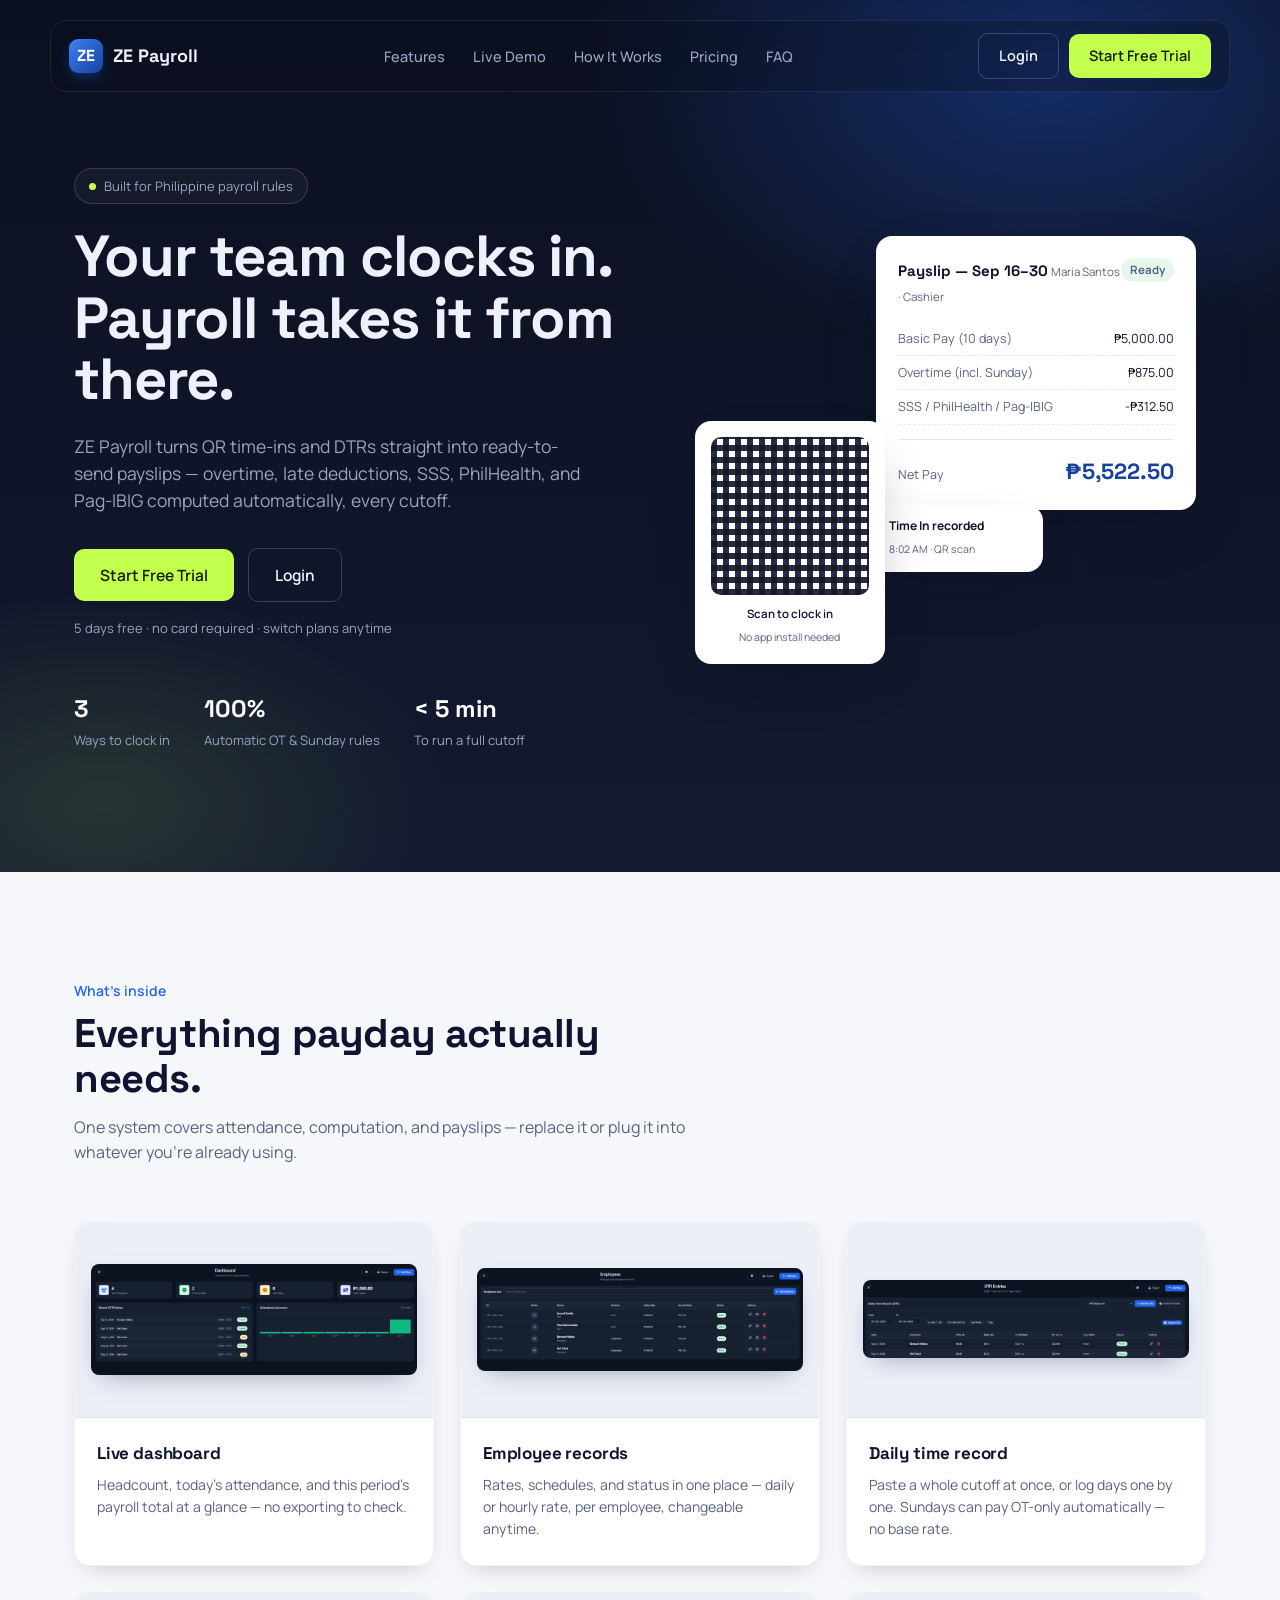
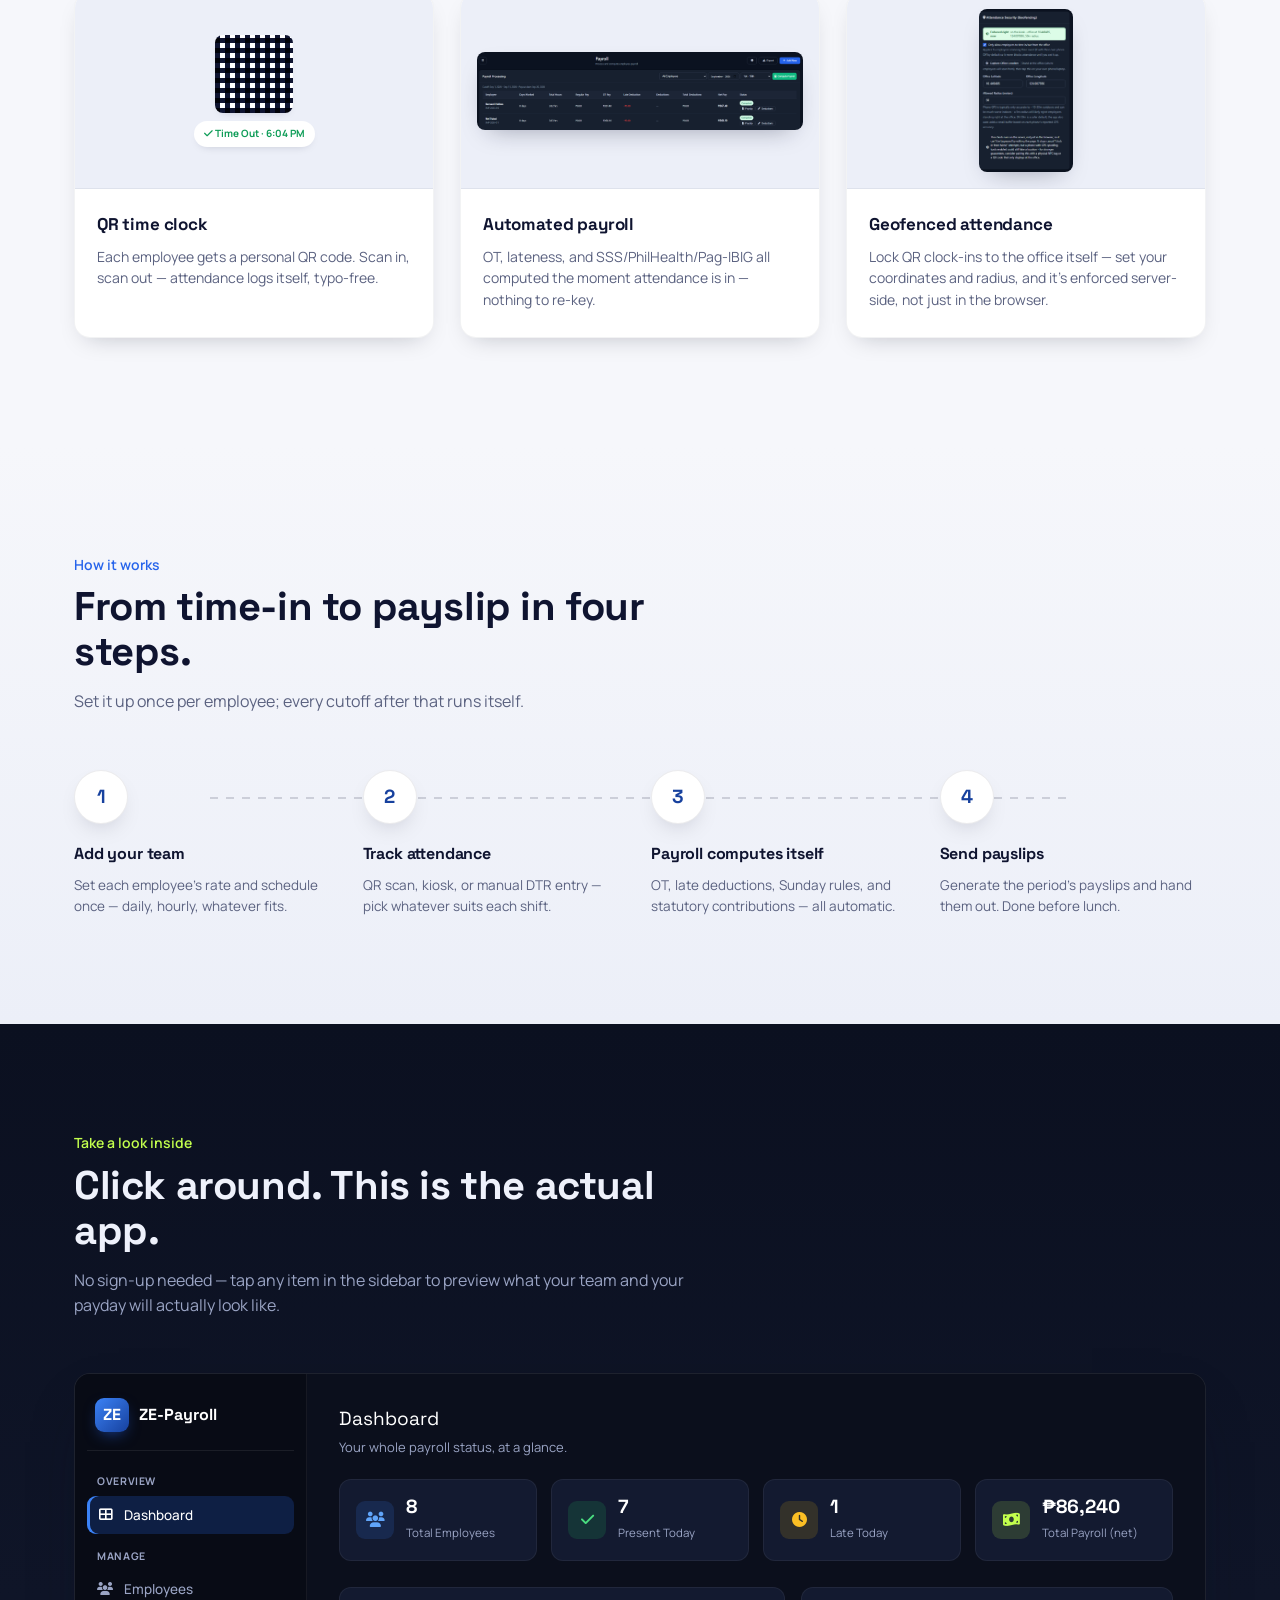
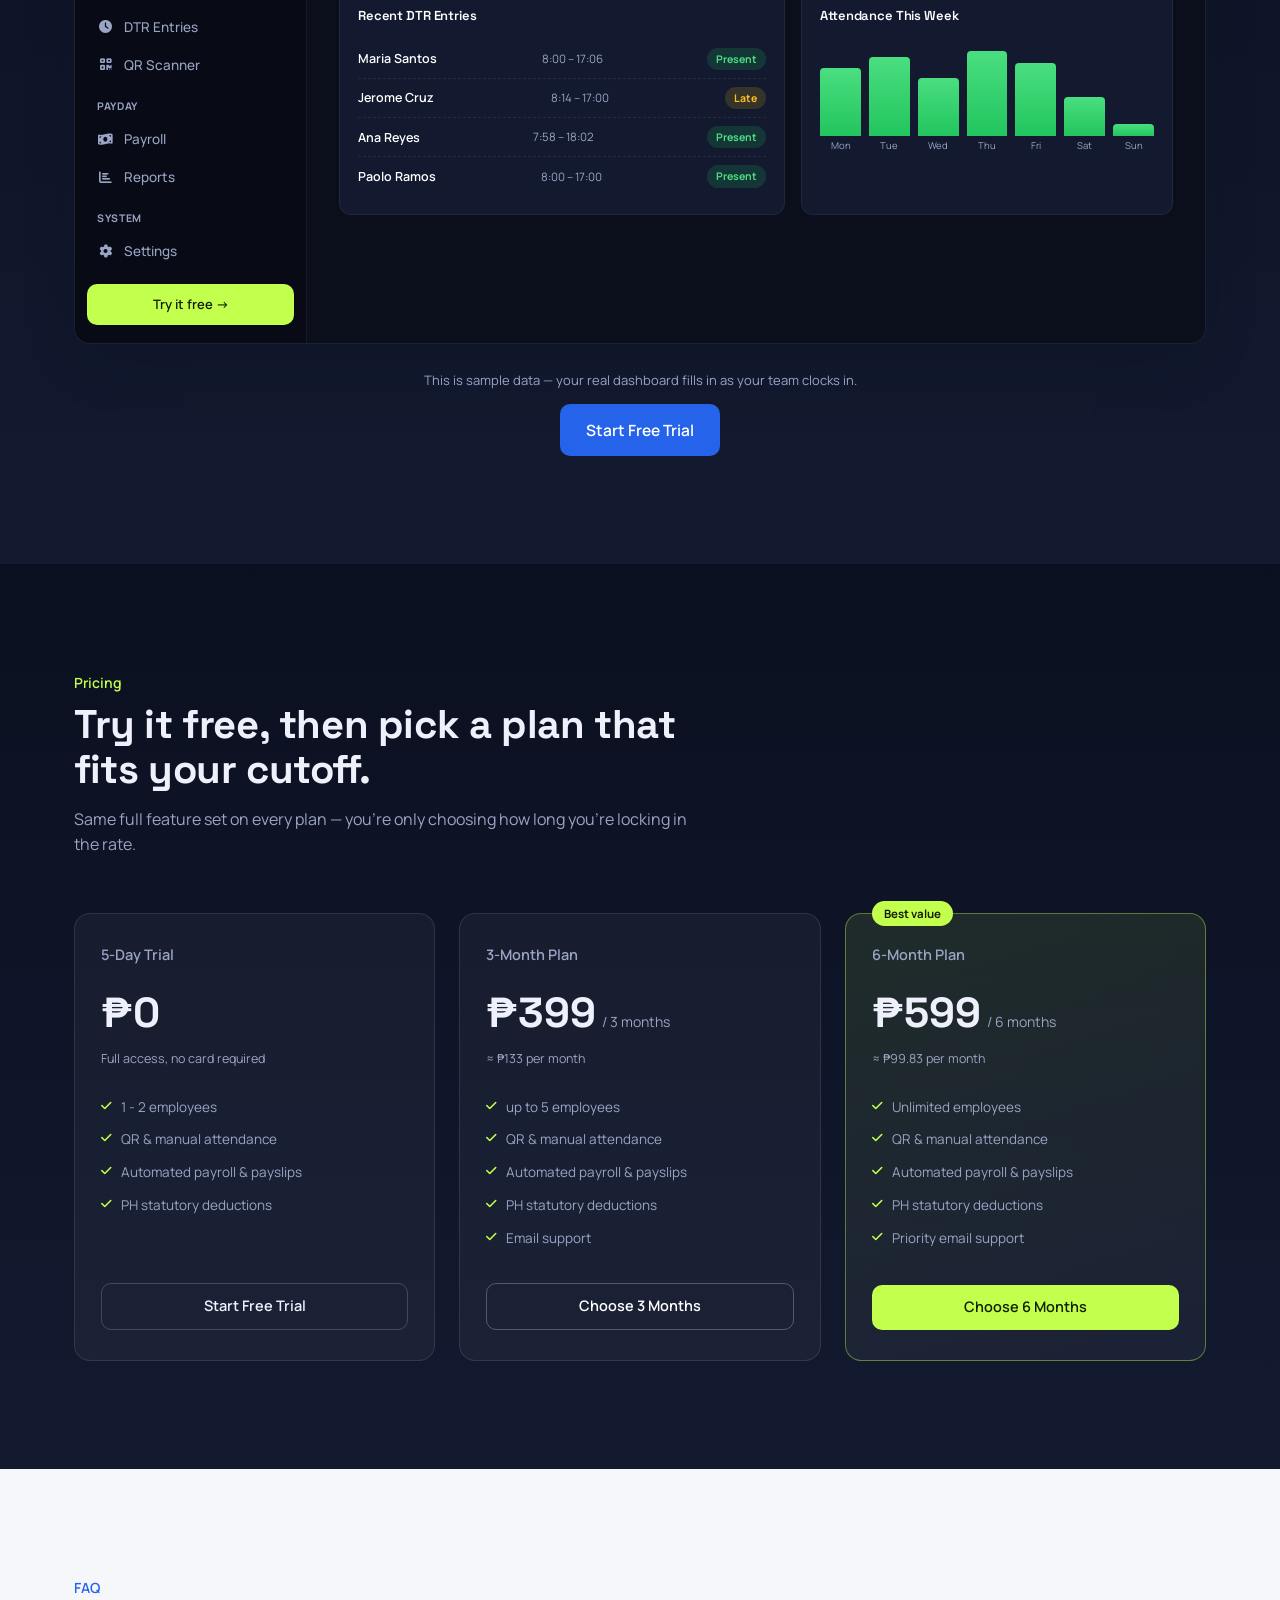
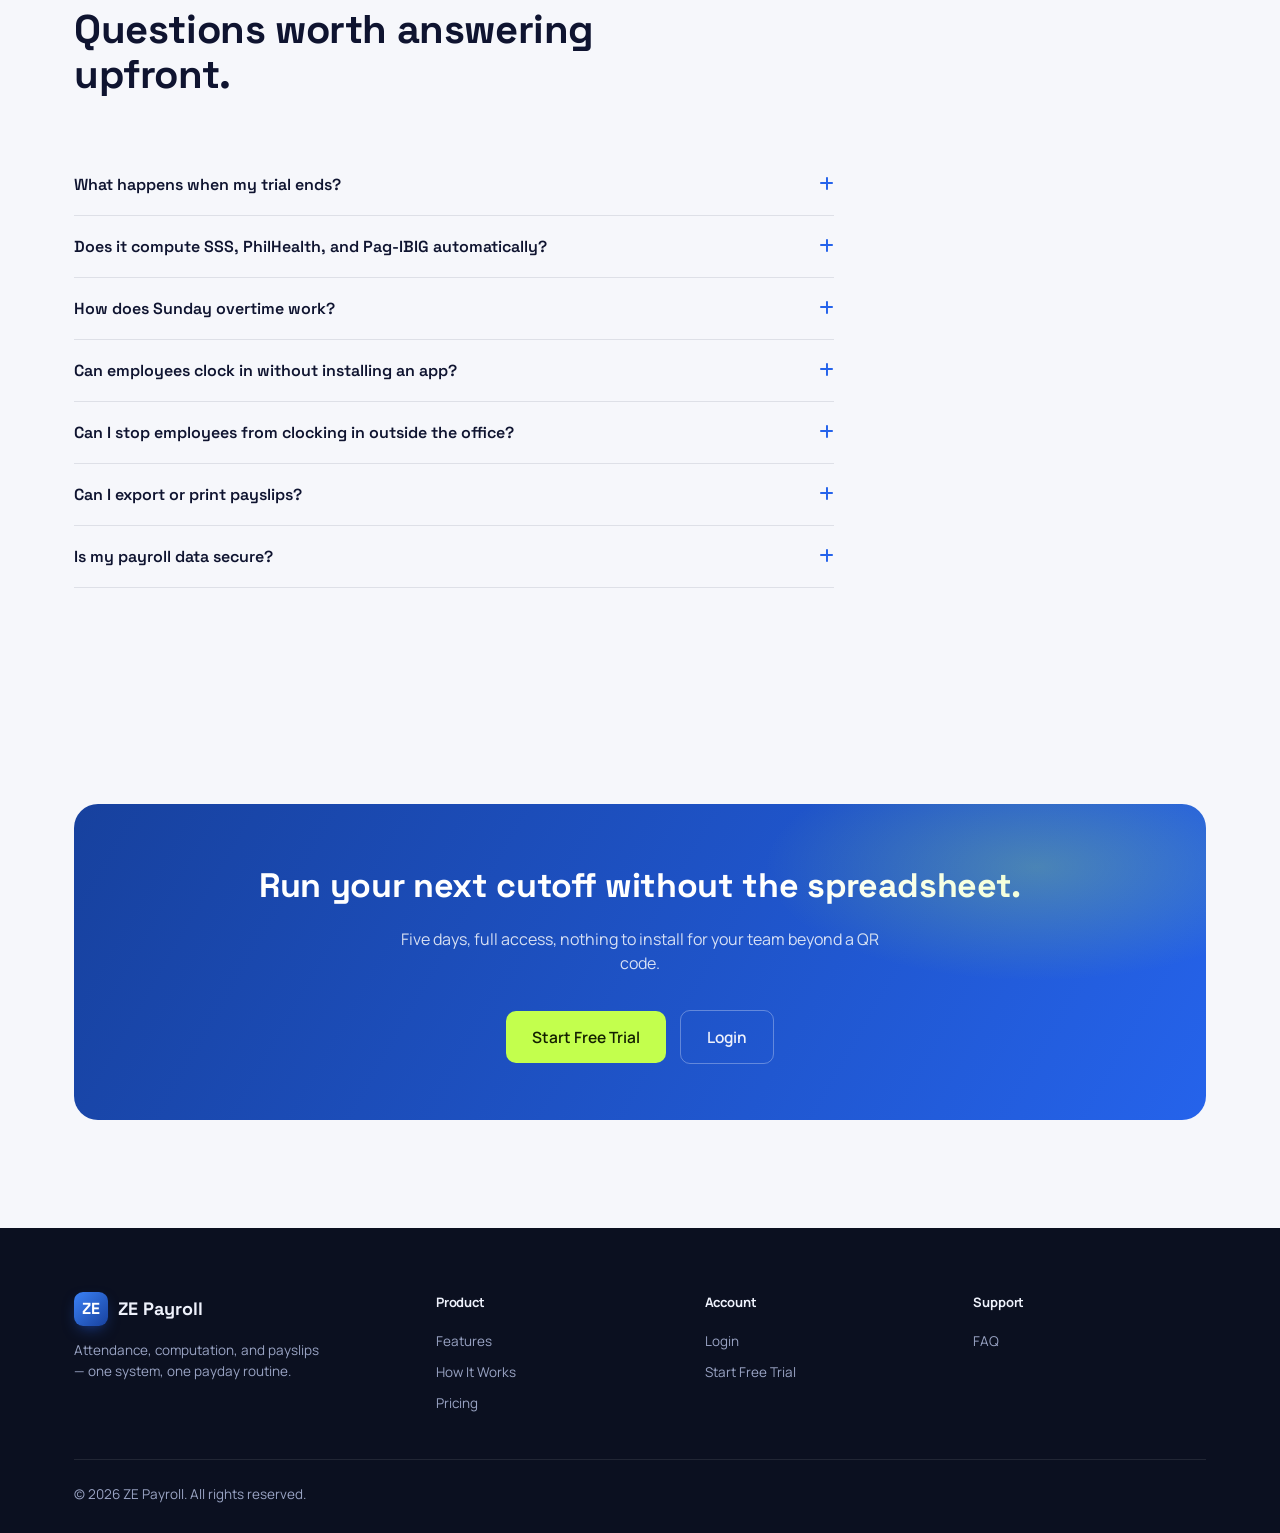
<file: index.html>
<!DOCTYPE html>
<html lang="en">
<head>
<meta charset="UTF-8">
<meta name="viewport" content="width=device-width, initial-scale=1.0">
<title>ZE Payroll — Attendance to Payslip, Automatically</title>
<meta name="description" content="ZE Payroll turns QR time-ins and DTRs into ready-to-send payslips, with PH statutory deductions and OT rules handled automatically.">
<link rel="preconnect" href="https://fonts.googleapis.com">
<link rel="preconnect" href="https://fonts.gstatic.com" crossorigin>
<link href="https://fonts.googleapis.com/css2?family=Space+Grotesk:wght@400;500;600;700&family=Manrope:wght@400;500;600;700;800&display=swap" rel="stylesheet">
<link rel="stylesheet" href="https://cdnjs.cloudflare.com/ajax/libs/font-awesome/6.4.0/css/all.min.css">
<style>
    :root{
        --ink:#0b1020;
        --ink-soft:#131a30;
        --ink-line:rgba(255,255,255,.09);
        --paper:#f6f7fb;
        --paper-dim:#eceff8;
        --card:#ffffff;
        --blue:#2563eb;
        --blue-deep:#17419e;
        --blue-bright:#3b82f6;
        --lime:#c3ff4d;
        --lime-deep:#8fd400;
        --on-dark:#eef1fb;
        --on-dark-dim:#9aa4c4;
        --on-light:#0f1430;
        --on-light-dim:#5b6280;
        --radius:16px;
        --radius-sm:10px;
        --shadow:0 24px 60px -24px rgba(11,16,32,.45);
        --shadow-sm:0 10px 24px -12px rgba(11,16,32,.25);
        --display:'Space Grotesk', sans-serif;
        --body:'Manrope', sans-serif;
    }
    *{box-sizing:border-box; margin:0; padding:0;}
    html{scroll-behavior:smooth;}
    body{
        font-family:var(--body);
        color:var(--on-light);
        background:var(--paper);
        line-height:1.55;
        -webkit-font-smoothing:antialiased;
    }
    img,svg{display:block; max-width:100%;}
    a{color:inherit; text-decoration:none;}
    ul{list-style:none;}
    button{font-family:inherit; cursor:pointer;}
    .wrap{max-width:1180px; margin:0 auto; padding:0 24px;}
    h1,h2,h3,h4{font-family:var(--display); letter-spacing:-0.01em;}
    ::selection{background:var(--lime); color:var(--ink);}

    /* ---------- focus visibility ---------- */
    a:focus-visible, button:focus-visible{
        outline:2px solid var(--blue-bright);
        outline-offset:3px;
        border-radius:6px;
    }

    /* reduced motion */
    @media (prefers-reduced-motion: reduce){
        *{animation-duration:.001ms !important; animation-iteration-count:1 !important; transition-duration:.001ms !important; scroll-behavior:auto !important;}
    }

    /* ============ NAVBAR ============ */
    .nav{
        position:fixed; top:0; left:0; right:0; z-index:200;
        padding:20px 0;
        transition:padding .35s ease, background .35s ease, box-shadow .35s ease;
    }
    .nav-inner{
        display:flex; align-items:center; justify-content:space-between; gap:20px;
        background:rgba(11,16,32,.32);
        border:1px solid rgba(255,255,255,.08);
        backdrop-filter:blur(14px);
        -webkit-backdrop-filter:blur(14px);
        border-radius:16px;
        padding:12px 18px;
        transition:background .35s ease, box-shadow .35s ease, border-color .35s ease, padding .35s ease;
    }
    .nav.scrolled{padding:12px 0;}
    .nav.scrolled .nav-inner{
        background:rgba(9,13,26,.82);
        box-shadow:0 14px 34px -18px rgba(0,0,0,.55);
        border-color:rgba(255,255,255,.12);
        padding:9px 18px;
    }
    .brand{display:flex; align-items:center; gap:10px; font-family:var(--display); font-weight:700; font-size:18px; color:var(--on-dark);}
    .brand-mark{
        width:34px; height:34px; border-radius:9px;
        background:linear-gradient(135deg, var(--blue-bright), var(--blue-deep));
        display:flex; align-items:center; justify-content:center;
        font-family:var(--display); font-weight:700; font-size:16px; color:#fff;
        box-shadow:0 6px 16px -6px rgba(37,99,235,.7);
    }
    .nav-links{display:flex; align-items:center; gap:28px;}
    .nav-links a{
        font-size:14.5px; font-weight:500; color:var(--on-dark-dim);
        transition:color .2s ease;
    }
    .nav-links a:hover{color:var(--on-dark);}
    .nav-actions{display:flex; align-items:center; gap:10px;}
    .nav-toggle{
        display:none; width:38px; height:38px; border-radius:9px; border:1px solid var(--ink-line);
        background:transparent; color:var(--on-dark); align-items:center; justify-content:center; font-size:16px;
    }

    /* ---------- buttons ---------- */
    .btn{
        display:inline-flex; align-items:center; justify-content:center; gap:8px;
        border:none; border-radius:10px; font-weight:600; font-size:14.5px;
        padding:11px 20px; white-space:nowrap; transition:transform .18s ease, box-shadow .18s ease, background .18s ease, color .18s ease;
    }
    .btn:active{transform:translateY(1px);}
    .btn-ghost{background:transparent; color:var(--on-dark); border:1px solid rgba(255,255,255,.18);}
    .btn-ghost:hover{background:rgba(255,255,255,.08);}
    .btn-lime{background:var(--lime); color:#132000;}
    .btn-lime:hover{background:var(--lime-deep); box-shadow:0 10px 24px -8px rgba(140,220,0,.55);}
    .btn-primary{background:var(--blue); color:#fff;}
    .btn-primary:hover{background:var(--blue-deep); box-shadow:0 10px 24px -8px rgba(37,99,235,.55);}
    .btn-outline-dark{background:transparent; color:var(--on-light); border:1px solid rgba(15,20,48,.16);}
    .btn-outline-dark:hover{background:rgba(15,20,48,.05);}
    .btn-block{width:100%;}
    .btn-lg{padding:14px 26px; font-size:15.5px;}

    /* ============ HERO ============ */
    .hero{
        position:relative; overflow:hidden;
        background:
            radial-gradient(60% 55% at 82% 8%, rgba(37,99,235,.35), transparent 60%),
            radial-gradient(45% 40% at 8% 92%, rgba(195,255,77,.12), transparent 60%),
            linear-gradient(180deg, var(--ink) 0%, var(--ink-soft) 100%);
        padding:168px 0 120px;
        color:var(--on-dark);
    }
    .hero-grid{
        display:grid; grid-template-columns:1.05fr .95fr; gap:56px; align-items:center;
    }
    .eyebrow-pill{
        display:inline-flex; align-items:center; gap:8px;
        border:1px solid rgba(255,255,255,.14); background:rgba(255,255,255,.04);
        border-radius:999px; padding:7px 14px; font-size:13px; color:var(--on-dark-dim); margin-bottom:22px;
    }
    .eyebrow-pill .dot{width:7px; height:7px; border-radius:50%; background:var(--lime); box-shadow:0 0 0 0 rgba(195,255,77,.6); animation:pulse-dot 2.2s ease-in-out infinite;}
    @keyframes pulse-dot{
        0%{box-shadow:0 0 0 0 rgba(195,255,77,.55);}
        70%{box-shadow:0 0 0 9px rgba(195,255,77,0);}
        100%{box-shadow:0 0 0 0 rgba(195,255,77,0);}
    }
    .hero h1{
        font-size:clamp(34px, 4.6vw, 58px); font-weight:700; line-height:1.06; letter-spacing:-0.02em;
        max-width:19ch;
    }
    .hero p.lead{
        margin-top:22px; font-size:17.5px; color:var(--on-dark-dim); max-width:46ch;
    }
    .hero-ctas{display:flex; align-items:center; gap:14px; margin-top:34px; flex-wrap:wrap;}
    .hero-note{margin-top:16px; font-size:13px; color:var(--on-dark-dim);}
    .hero-stats{display:flex; gap:34px; margin-top:52px; flex-wrap:wrap;}
    .hero-stat b{display:block; font-family:var(--display); font-size:24px; color:#fff;}
    .hero-stat span{font-size:13px; color:var(--on-dark-dim);}

    /* ---- floating payslip mock in hero ---- */
    .hero-visual{position:relative; height:460px;}
    .float-card{
        position:absolute; border-radius:var(--radius); background:var(--card);
        box-shadow:var(--shadow); color:var(--on-light); overflow:hidden;
    }
    .payslip-card{
        width:320px; right:10px; top:6px; padding:22px;
        animation:float-a 7s ease-in-out infinite;
    }
    .payslip-head{display:flex; justify-content:space-between; align-items:flex-start; margin-bottom:14px;}
    .payslip-head b{font-family:var(--display); font-size:15px;}
    .payslip-head span{font-size:11.5px; color:var(--on-light-dim);}
    .payslip-badge{background:#e8f7ee; color:#0f9d58; font-size:11px; font-weight:700; border-radius:999px; padding:3px 9px;}
    .payslip-row{display:flex; justify-content:space-between; font-size:12.5px; padding:7px 0; border-bottom:1px dashed rgba(15,20,48,.1);}
    .payslip-row span:first-child{color:var(--on-light-dim);}
    .payslip-net{display:flex; justify-content:space-between; align-items:baseline; margin-top:14px; padding-top:14px; border-top:1px solid rgba(15,20,48,.1);}
    .payslip-net span{font-size:12.5px; color:var(--on-light-dim);}
    .payslip-net b{font-family:var(--display); font-size:22px; color:var(--blue-deep);}

    .qr-card{
        width:190px; left:0; bottom:26px; padding:16px; text-align:center;
        animation:float-b 6s ease-in-out infinite;
    }
    .qr-card .qr-box{
        width:100%; aspect-ratio:1; border-radius:10px; margin-bottom:10px;
        background:
            repeating-linear-gradient(90deg, #0f1430 0 6px, transparent 6px 12px),
            repeating-linear-gradient(0deg, #0f1430 0 6px, transparent 6px 12px);
        background-blend-mode:multiply; background-color:#fff;
        opacity:.9;
    }
    .qr-card p{font-size:11.5px; font-weight:600;}
    .qr-card small{font-size:10.5px; color:var(--on-light-dim);}
    .scan-toast{
        position:absolute; left:150px; bottom:118px; width:198px; padding:12px 14px;
        display:flex; gap:10px; align-items:center; animation:float-c 5.5s ease-in-out infinite;
    }
    .scan-toast i{color:#0f9d58;}
    .scan-toast b{display:block; font-size:12px;}
    .scan-toast span{font-size:10.5px; color:var(--on-light-dim);}

    @keyframes float-a{0%,100%{transform:translateY(0px);}50%{transform:translateY(-14px);}}
    @keyframes float-b{0%,100%{transform:translateY(0px);}50%{transform:translateY(10px);}}
    @keyframes float-c{0%,100%{transform:translateY(0px);}50%{transform:translateY(-9px);}}

    /* ============ SECTION SCAFFOLDING ============ */
    section{padding:108px 0;}
    .section-head{max-width:640px; margin-bottom:56px;}
    .section-head .kicker{font-size:14px; font-weight:600; color:var(--blue);}
    .section-head h2{font-size:clamp(28px, 3.2vw, 40px); margin-top:10px; line-height:1.12;}
    .section-head p{margin-top:14px; font-size:16px; color:var(--on-light-dim);}
    .section-head.on-dark p{color:var(--on-dark-dim);}
    .section-head.on-dark .kicker{color:var(--lime);}

    /* ============ FEATURES ============ */
    .feat-grid{display:grid; grid-template-columns:repeat(3, 1fr); gap:26px;}
    .feat-card{
        background:var(--card); border-radius:var(--radius); box-shadow:var(--shadow-sm);
        overflow:hidden; display:flex; flex-direction:column;
        border:1px solid rgba(15,20,48,.05);
    }
    .feat-visual{
        height:196px; padding:16px; background:var(--paper-dim);
        display:flex; align-items:center; justify-content:center;
        border-bottom:1px solid rgba(15,20,48,.06);
        overflow:hidden;
    }
    .feat-visual img{
        max-width:100%; max-height:100%; width:auto; height:auto;
        object-fit:contain; border-radius:8px;
        box-shadow:0 10px 26px -12px rgba(15,20,48,.4);
    }
    .feat-body{padding:22px 22px 26px;}
    .feat-body h3{font-size:17px; margin-bottom:8px;}
    .feat-body p{font-size:14px; color:var(--on-light-dim);}

    /* mini-mockup: QR scan (no real screenshot yet for the kiosk flow) */
    .mock-qr{display:flex; flex-direction:column; align-items:center; gap:8px;}
    .mock-qr-box{width:78px; height:78px; border-radius:8px; background:#fff; box-shadow:0 4px 10px -6px rgba(15,20,48,.25);
        background-image:repeating-linear-gradient(90deg,#0f1430 0 5px, transparent 5px 10px), repeating-linear-gradient(0deg,#0f1430 0 5px, transparent 5px 10px);
        background-blend-mode:multiply; background-color:#fff;}
    .mock-qr-pill{font-size:10px; font-weight:700; background:#fff; padding:5px 10px; border-radius:999px; box-shadow:0 4px 10px -6px rgba(15,20,48,.25); color:#0f9d58;}

    /* ============ EXPLORE / COMMAND CENTER DEMO ============ */
    .explore-wrap{
        background:linear-gradient(180deg, var(--ink) 0%, var(--ink-soft) 100%); color:var(--on-dark);
    }
    .demo-shell{
        display:flex; border-radius:var(--radius); overflow:hidden; box-shadow:var(--shadow);
        border:1px solid rgba(255,255,255,.08); min-height:560px; background:#0b0f1c;
    }
    .demo-sidebar{
        width:232px; flex-shrink:0; background:#080b15; padding:18px 12px;
        border-right:1px solid rgba(255,255,255,.06);
        display:flex; flex-direction:column;
    }
    .demo-brand{
        display:flex; align-items:center; gap:10px; padding:6px 8px 18px; margin-bottom:8px;
        border-bottom:1px solid rgba(255,255,255,.08); color:#fff; font-weight:700; font-family:var(--display);
    }
    .demo-nav-label{font-size:10.5px; font-weight:700; letter-spacing:.06em; text-transform:uppercase; color:var(--on-dark-dim); padding:14px 10px 6px;}
    .demo-nav-item{
        display:flex; align-items:center; gap:11px; width:100%; text-align:left; padding:10px 10px;
        border:none; background:none; border-radius:9px; color:var(--on-dark-dim); font-size:13.5px; font-weight:500;
        cursor:pointer; transition:background .15s ease, color .15s ease;
    }
    .demo-nav-item i{width:16px; text-align:center; font-size:13px;}
    .demo-nav-item:hover{background:rgba(255,255,255,.05); color:#fff;}
    .demo-nav-item.active{background:rgba(37,99,235,.22); color:#fff; box-shadow:inset 3px 0 0 var(--blue-bright);}
    .demo-sidebar-foot{margin-top:auto; padding-top:14px;}
    .demo-panel-area{flex:1; padding:30px 32px; overflow:auto; background:#0b0f1c;}
    .demo-panel{display:none; animation:demo-fade .35s ease;}
    .demo-panel.active{display:block;}
    @keyframes demo-fade{from{opacity:0; transform:translateY(6px);} to{opacity:1; transform:translateY(0);}}
    .demo-panel-title{font-family:var(--display); font-size:19px; color:#fff; margin-bottom:3px;}
    .demo-panel-sub{font-size:13px; color:var(--on-dark-dim); margin-bottom:22px;}

    .demo-stat-grid{display:grid; grid-template-columns:repeat(4,1fr); gap:14px; margin-bottom:26px;}
    .demo-stat-card{background:#131a30; border:1px solid rgba(255,255,255,.06); border-radius:12px; padding:16px; display:flex; gap:12px; align-items:center;}
    .demo-stat-icon{width:38px; height:38px; border-radius:9px; display:flex; align-items:center; justify-content:center; font-size:15px; flex-shrink:0;}
    .demo-stat-card b{display:block; font-family:var(--display); font-size:19px; color:#fff; line-height:1.2;}
    .demo-stat-card span{font-size:11.5px; color:var(--on-dark-dim);}

    .demo-grid-2{display:grid; grid-template-columns:1.2fr 1fr; gap:16px;}
    .demo-card{background:#131a30; border:1px solid rgba(255,255,255,.06); border-radius:12px; padding:18px;}
    .demo-card h4{font-size:13px; color:#fff; margin-bottom:14px; font-weight:600;}
    .demo-list-row{display:flex; justify-content:space-between; align-items:center; padding:8px 0; border-bottom:1px dashed rgba(255,255,255,.07); font-size:12.5px;}
    .demo-list-row:last-child{border-bottom:none;}
    .demo-list-name{color:#fff; font-weight:600;}
    .demo-list-sub{color:var(--on-dark-dim); font-size:11.5px;}

    .demo-pill{font-size:10.5px; font-weight:700; padding:3px 9px; border-radius:999px;}
    .demo-pill.ok{background:rgba(34,197,94,.16); color:#4ade80;}
    .demo-pill.warn{background:rgba(234,179,8,.16); color:#fbbf24;}

    .demo-bars{display:flex; align-items:flex-end; gap:8px; height:96px; margin-top:6px;}
    .demo-bar{flex:1; background:linear-gradient(180deg,#4ade80,#22c55e); border-radius:4px 4px 0 0; position:relative;}
    .demo-bar span{position:absolute; bottom:-18px; left:0; right:0; text-align:center; font-size:9.5px; color:var(--on-dark-dim);}

    .demo-table{width:100%; border-collapse:collapse; font-size:12.5px;}
    .demo-table th{text-align:left; font-size:10.5px; text-transform:uppercase; letter-spacing:.04em; color:var(--on-dark-dim); padding:0 10px 10px; font-weight:600;}
    .demo-table td{padding:11px 10px; color:#fff; border-top:1px solid rgba(255,255,255,.06);}
    .demo-table tr:hover td{background:rgba(255,255,255,.02);}
    .demo-table td.dim{color:var(--on-dark-dim);}
    .demo-table td.num{text-align:right; font-variant-numeric:tabular-nums;}
    .demo-table th.num{text-align:right;}

    .demo-qr-row{display:flex; gap:28px; align-items:center; flex-wrap:wrap;}
    .demo-qr-box{
        width:150px; height:150px; border-radius:10px; background:#fff; padding:14px; flex-shrink:0;
        display:flex; align-items:center; justify-content:center;
    }
    .demo-qr-box .qr-mock{
        width:100%; height:100%; border-radius:4px;
        background:repeating-linear-gradient(90deg,#0f1430 0 7px, transparent 7px 14px), repeating-linear-gradient(0deg,#0f1430 0 7px, transparent 7px 14px);
        background-blend-mode:multiply; background-color:#fff;
    }
    .demo-scan-feed{flex:1; min-width:220px;}
    .demo-scan-item{display:flex; align-items:center; gap:10px; padding:9px 0; border-bottom:1px dashed rgba(255,255,255,.07); font-size:12.5px;}
    .demo-scan-item:last-child{border-bottom:none;}
    .demo-scan-item i{color:#4ade80;}

    .demo-settings-row{display:flex; justify-content:space-between; align-items:center; padding:13px 0; border-bottom:1px solid rgba(255,255,255,.06); font-size:13px;}
    .demo-settings-row:last-child{border-bottom:none;}
    .demo-settings-row .label{color:#fff; font-weight:500;}
    .demo-settings-row .desc{color:var(--on-dark-dim); font-size:11.5px; margin-top:2px;}
    .demo-toggle{width:38px; height:21px; border-radius:999px; background:#22c55e; position:relative; flex-shrink:0;}
    .demo-toggle::after{content:''; position:absolute; top:2px; right:2px; width:17px; height:17px; border-radius:50%; background:#fff;}
    .demo-toggle.off{background:rgba(255,255,255,.14);}
    .demo-toggle.off::after{right:auto; left:2px;}

    .demo-report-summary{background:#131a30; border:1px solid rgba(255,255,255,.06); border-radius:12px; padding:22px; max-width:460px;}
    .demo-report-row{display:flex; justify-content:space-between; padding:9px 0; font-size:13px; border-bottom:1px dashed rgba(255,255,255,.08);}
    .demo-report-row.total{border-bottom:none; border-top:1px solid rgba(255,255,255,.14); margin-top:4px; padding-top:14px; font-family:var(--display); font-size:16px; color:#fff;}
    .demo-report-row .lbl{color:var(--on-dark-dim);}
    .demo-report-row.total .lbl{color:#fff;}
    .demo-report-row .neg{color:#f87171;}

    .demo-cta{text-align:center; margin-top:26px;}
    .demo-cta p{color:var(--on-dark-dim); font-size:13px; margin-bottom:14px;}

    @media (max-width:860px){
        .demo-shell{flex-direction:column;}
        .demo-sidebar{width:100%; flex-direction:row; overflow-x:auto; gap:4px; padding:12px;}
        .demo-brand, .demo-nav-label, .demo-sidebar-foot{display:none;}
        .demo-nav-item{flex-shrink:0; white-space:nowrap;}
        .demo-stat-grid{grid-template-columns:repeat(2,1fr);}
        .demo-grid-2{grid-template-columns:1fr;}
        .demo-panel-area{padding:22px 18px;}
    }

    /* ============ HOW IT WORKS ============ */
    .how-wrap{
        background:linear-gradient(180deg, var(--paper) 0%, var(--paper-dim) 100%);
    }
    .how-steps{position:relative; display:grid; grid-template-columns:repeat(4,1fr); gap:22px;}
    .how-steps::before{
        content:''; position:absolute; top:27px; left:12%; right:12%; height:2px;
        background:repeating-linear-gradient(90deg, rgba(15,20,48,.16) 0 8px, transparent 8px 16px);
        z-index:0;
    }
    .how-step{position:relative; z-index:1;}
    .how-num{
        width:54px; height:54px; border-radius:50%; background:var(--card); border:1px solid rgba(15,20,48,.08);
        display:flex; align-items:center; justify-content:center; font-family:var(--display); font-weight:700; font-size:19px;
        color:var(--blue-deep); box-shadow:var(--shadow-sm); margin-bottom:18px;
    }
    .how-step h3{font-size:16px; margin-bottom:8px;}
    .how-step p{font-size:13.5px; color:var(--on-light-dim);}

    /* ============ PRICING ============ */
    .pricing-wrap{
        background:linear-gradient(180deg, var(--ink) 0%, var(--ink-soft) 100%); color:var(--on-dark);
    }
    .price-grid{display:grid; grid-template-columns:repeat(3,1fr); gap:24px; align-items:stretch;}
    .price-card{
        background:rgba(255,255,255,.04); border:1px solid rgba(255,255,255,.1); border-radius:var(--radius);
        padding:30px 26px; display:flex; flex-direction:column;
    }
    .price-card.featured{
        background:linear-gradient(165deg, rgba(195,255,77,.1), rgba(255,255,255,.04));
        border-color:rgba(195,255,77,.4);
        position:relative;
    }
    .price-tag{
        position:absolute; top:-13px; left:26px; background:var(--lime); color:#132000;
        font-size:11.5px; font-weight:700; padding:4px 12px; border-radius:999px;
    }
    .price-name{font-size:14.5px; font-weight:600; color:var(--on-dark-dim); margin-bottom:14px;}
    .price-amount{display:flex; align-items:baseline; gap:6px; margin-bottom:4px;}
    .price-amount b{font-family:var(--display); font-size:42px;}
    .price-amount span{font-size:14px; color:var(--on-dark-dim);}
    .price-sub{font-size:12.5px; color:var(--on-dark-dim); margin-bottom:22px;}
    .price-feats{margin-bottom:28px; flex:1;}
    .price-feats li{display:flex; gap:9px; align-items:flex-start; font-size:13.5px; padding:6px 0; color:var(--on-dark-dim);}
    .price-feats li i{color:var(--lime); margin-top:3px; font-size:12px;}

    /* ============ FAQ ============ */
    .faq-list{max-width:760px;}
    .faq-item{border-bottom:1px solid rgba(15,20,48,.1);}
    .faq-q{
        width:100%; background:none; border:none; text-align:left; padding:20px 0;
        display:flex; justify-content:space-between; align-items:center; gap:20px;
        font-family:var(--display); font-size:16px; font-weight:600; color:var(--on-light);
    }
    .faq-q i{transition:transform .25s ease; color:var(--blue); flex-shrink:0;}
    .faq-item.open .faq-q i{transform:rotate(45deg);}
    .faq-a{max-height:0; overflow:hidden; transition:max-height .3s ease;}
    .faq-a p{padding-bottom:20px; font-size:14.5px; color:var(--on-light-dim); max-width:64ch;}

    /* ============ FINAL CTA ============ */
    .cta-band{
        background:linear-gradient(120deg, var(--blue-deep), var(--blue));
        border-radius:24px; padding:56px; color:#fff; text-align:center;
        position:relative; overflow:hidden;
    }
    .cta-band::after{
        content:''; position:absolute; inset:0;
        background:radial-gradient(40% 60% at 85% 20%, rgba(195,255,77,.25), transparent 60%);
    }
    .cta-band h2{position:relative; font-size:clamp(24px,3vw,34px); margin-bottom:14px;}
    .cta-band p{position:relative; color:rgba(255,255,255,.82); margin-bottom:26px; max-width:50ch; margin-left:auto; margin-right:auto;}
    .cta-band .hero-ctas{position:relative; justify-content:center;}

    /* ============ FOOTER ============ */
    footer{background:var(--ink); color:var(--on-dark-dim); padding:64px 0 28px; font-size:13.5px;}
    .foot-grid{display:grid; grid-template-columns:1.4fr 1fr 1fr 1fr; gap:36px; padding-bottom:40px; border-bottom:1px solid var(--ink-line);}
    .foot-brand p{margin-top:14px; max-width:32ch;}
    .foot-col h4{font-family:var(--body); font-size:13px; color:var(--on-dark); margin-bottom:14px; font-weight:700;}
    .foot-col li{padding:5px 0;}
    .foot-col a:hover{color:var(--on-dark);}
    .foot-bottom{display:flex; justify-content:space-between; align-items:center; padding-top:24px; flex-wrap:wrap; gap:10px;}

    /* ============ RESPONSIVE ============ */
    @media (max-width:960px){
        .hero-grid{grid-template-columns:1fr;}
        .hero-visual{height:380px; max-width:460px; margin:0 auto;}
        .feat-grid{grid-template-columns:repeat(2,1fr);}
        .how-steps{grid-template-columns:repeat(2,1fr); row-gap:34px;}
        .how-steps::before{display:none;}
        .price-grid{grid-template-columns:1fr; max-width:420px; margin:0 auto;}
        .foot-grid{grid-template-columns:1fr 1fr;}
    }
    @media (max-width:720px){
        .nav-links{
            position:fixed; top:82px; left:16px; right:16px;
            background:rgba(9,13,26,.97); border:1px solid rgba(255,255,255,.1);
            border-radius:14px; padding:10px 6px; flex-direction:column; align-items:stretch; gap:0;
            transform:translateY(-14px); opacity:0; visibility:hidden; pointer-events:none;
            transition:all .25s ease;
        }
        .nav-links.open{transform:translateY(0); opacity:1; visibility:visible; pointer-events:auto;}
        .nav-links a{padding:13px 14px; border-radius:8px;}
        .nav-links a:hover{background:rgba(255,255,255,.06);}
        .nav-actions .btn-ghost{display:none;}
        .nav-toggle{display:flex;}
        .feat-grid{grid-template-columns:1fr;}
        .how-steps{grid-template-columns:1fr;}
        .foot-grid{grid-template-columns:1fr; gap:26px;}
        .cta-band{padding:40px 24px;}
        section{padding:76px 0;}
    }
</style>
</head>
<body>

<!-- ============ NAVBAR ============ -->
<nav class="nav" id="siteNav">
    <div class="wrap nav-inner">
        <a href="#top" class="brand">
            <span class="brand-mark">ZE</span>
            ZE Payroll
        </a>
        <ul class="nav-links" id="navLinks">
            <li><a href="#features">Features</a></li>
            <li><a href="#explore">Live Demo</a></li>
            <li><a href="#how-it-works">How It Works</a></li>
            <li><a href="#pricing">Pricing</a></li>
            <li><a href="#faq">FAQ</a></li>
        </ul>
        <div class="nav-actions">
            <a href="app.html" class="btn btn-ghost">Login</a>
            <a href="register.html?plan=trial" class="btn btn-lime">Start Free Trial</a>
            <button class="nav-toggle" id="navToggle" aria-label="Toggle menu" aria-expanded="false">
                <i class="fas fa-bars"></i>
            </button>
        </div>
    </div>
</nav>

<!-- ============ HERO ============ -->
<header class="hero" id="top">
    <div class="wrap hero-grid">
        <div>
            <div class="eyebrow-pill"><span class="dot"></span> Built for Philippine payroll rules</div>
            <h1>Your team clocks in. Payroll takes it from there.</h1>
            <p class="lead">ZE Payroll turns QR time-ins and DTRs straight into ready-to-send payslips — overtime, late deductions, SSS, PhilHealth, and Pag-IBIG computed automatically, every cutoff.</p>
            <div class="hero-ctas">
                <a href="register.html?plan=trial" class="btn btn-lime btn-lg">Start Free Trial</a>
                <a href="app.html" class="btn btn-ghost btn-lg">Login</a>
            </div>
            <p class="hero-note">5 days free · no card required · switch plans anytime</p>
            <div class="hero-stats">
                <div class="hero-stat"><b>3</b><span>Ways to clock in</span></div>
                <div class="hero-stat"><b>100%</b><span>Automatic OT & Sunday rules</span></div>
                <div class="hero-stat"><b>&lt; 5 min</b><span>To run a full cutoff</span></div>
            </div>
        </div>

        <div class="hero-visual" aria-hidden="true">
            <div class="float-card payslip-card">
                <div class="payslip-head">
                    <div>
                        <b>Payslip — Sep 16–30</b>
                        <span>Maria Santos · Cashier</span>
                    </div>
                    <span class="payslip-badge">Ready</span>
                </div>
                <div class="payslip-row"><span>Basic Pay (10 days)</span><span>₱5,000.00</span></div>
                <div class="payslip-row"><span>Overtime (incl. Sunday)</span><span>₱875.00</span></div>
                <div class="payslip-row"><span>SSS / PhilHealth / Pag-IBIG</span><span>-₱312.50</span></div>
                <div class="payslip-net">
                    <span>Net Pay</span>
                    <b id="netPayCounter">₱0.00</b>
                </div>
            </div>
            <div class="float-card scan-toast">
                <i class="fas fa-circle-check fa-lg"></i>
                <div>
                    <b>Time In recorded</b>
                    <span>8:02 AM · QR scan</span>
                </div>
            </div>
            <div class="float-card qr-card">
                <div class="qr-box"></div>
                <p>Scan to clock in</p>
                <small>No app install needed</small>
            </div>
        </div>
    </div>
</header>

<!-- ============ FEATURES ============ -->
<section id="features">
    <div class="wrap">
        <div class="section-head">
            <div class="kicker">What's inside</div>
            <h2>Everything payday actually needs.</h2>
            <p>One system covers attendance, computation, and payslips — replace it or plug it into whatever you're already using.</p>
        </div>
        <div class="feat-grid">

            <div class="feat-card">
                <div class="feat-visual">
                    <img src="screenshots/dashboard.png" alt="ZE Payroll dashboard showing total employees, present today, late today, total payroll, recent DTR entries, and a weekly attendance chart" loading="lazy">
                </div>
                <div class="feat-body">
                    <h3>Live dashboard</h3>
                    <p>Headcount, today's attendance, and this period's payroll total at a glance — no exporting to check.</p>
                </div>
            </div>

            <div class="feat-card">
                <div class="feat-visual">
                    <img src="screenshots/employees.png" alt="ZE Payroll employee list showing ID, photo, name, position, daily rate, hourly rate, and status" loading="lazy">
                </div>
                <div class="feat-body">
                    <h3>Employee records</h3>
                    <p>Rates, schedules, and status in one place — daily or hourly rate, per employee, changeable anytime.</p>
                </div>
            </div>

            <div class="feat-card">
                <div class="feat-visual">
                    <img src="screenshots/dtr.png" alt="ZE Payroll Daily Time Record table showing time in, time out, total hours, OT hours, late minutes, and status per employee" loading="lazy">
                </div>
                <div class="feat-body">
                    <h3>Daily time record</h3>
                    <p>Paste a whole cutoff at once, or log days one by one. Sundays can pay OT-only automatically — no base rate.</p>
                </div>
            </div>

            <div class="feat-card">
                <!-- swap for real screenshot: QR scanner kiosk -->
                <div class="feat-visual">
                    <div class="mock-qr">
                        <div class="mock-qr-box"></div>
                        <div class="mock-qr-pill"><i class="fas fa-check"></i> Time Out · 6:04 PM</div>
                    </div>
                </div>
                <div class="feat-body">
                    <h3>QR time clock</h3>
                    <p>Each employee gets a personal QR code. Scan in, scan out — attendance logs itself, typo-free.</p>
                </div>
            </div>

            <div class="feat-card">
                <div class="feat-visual">
                    <img src="screenshots/payroll.png" alt="ZE Payroll payroll processing table showing days worked, total hours, regular pay, OT pay, late deduction, deductions, and net pay per employee" loading="lazy">
                </div>
                <div class="feat-body">
                    <h3>Automated payroll</h3>
                    <p>OT, lateness, and SSS/PhilHealth/Pag-IBIG all computed the moment attendance is in — nothing to re-key.</p>
                </div>
            </div>

            <div class="feat-card">
                <div class="feat-visual">
                    <img src="screenshots/geofencing.png" alt="ZE Payroll Attendance Security settings showing geofencing enforcement, office coordinates, and allowed radius" loading="lazy">
                </div>
                <div class="feat-body">
                    <h3>Geofenced attendance</h3>
                    <p>Lock QR clock-ins to the office itself — set your coordinates and radius, and it's enforced server-side, not just in the browser.</p>
                </div>
            </div>


        </div>
    </div>
</section>

<!-- ============ HOW IT WORKS ============ -->
<section id="how-it-works" class="how-wrap">
    <div class="wrap">
        <div class="section-head">
            <div class="kicker">How it works</div>
            <h2>From time-in to payslip in four steps.</h2>
            <p>Set it up once per employee; every cutoff after that runs itself.</p>
        </div>
        <div class="how-steps">
            <div class="how-step">
                <div class="how-num">1</div>
                <h3>Add your team</h3>
                <p>Set each employee's rate and schedule once — daily, hourly, whatever fits.</p>
            </div>
            <div class="how-step">
                <div class="how-num">2</div>
                <h3>Track attendance</h3>
                <p>QR scan, kiosk, or manual DTR entry — pick whatever suits each shift.</p>
            </div>
            <div class="how-step">
                <div class="how-num">3</div>
                <h3>Payroll computes itself</h3>
                <p>OT, late deductions, Sunday rules, and statutory contributions — all automatic.</p>
            </div>
            <div class="how-step">
                <div class="how-num">4</div>
                <h3>Send payslips</h3>
                <p>Generate the period's payslips and hand them out. Done before lunch.</p>
            </div>
        </div>
    </div>
</section>

<!-- ============ EXPLORE / COMMAND CENTER DEMO ============ -->
<section id="explore" class="explore-wrap">
    <div class="wrap">
        <div class="section-head on-dark">
            <div class="kicker">Take a look inside</div>
            <h2>Click around. This is the actual app.</h2>
            <p>No sign-up needed — tap any item in the sidebar to preview what your team and your payday will actually look like.</p>
        </div>

        <div class="demo-shell">
            <!-- Sidebar -->
            <nav class="demo-sidebar">
                <div class="demo-brand"><span class="brand-mark">ZE</span> ZE-Payroll</div>
                <div class="demo-nav-label">Overview</div>
                <button class="demo-nav-item active" data-demo="dashboard"><i class="fas fa-th-large"></i> Dashboard</button>
                <div class="demo-nav-label">Manage</div>
                <button class="demo-nav-item" data-demo="employees"><i class="fas fa-users"></i> Employees</button>
                <button class="demo-nav-item" data-demo="dtr"><i class="fas fa-clock"></i> DTR Entries</button>
                <button class="demo-nav-item" data-demo="qr"><i class="fas fa-qrcode"></i> QR Scanner</button>
                <div class="demo-nav-label">Payday</div>
                <button class="demo-nav-item" data-demo="payroll"><i class="fas fa-money-bill-wave"></i> Payroll</button>
                <button class="demo-nav-item" data-demo="reports"><i class="fas fa-chart-bar"></i> Reports</button>
                <div class="demo-nav-label">System</div>
                <button class="demo-nav-item" data-demo="settings"><i class="fas fa-cog"></i> Settings</button>
                <div class="demo-sidebar-foot">
                    <a href="register.html?plan=trial" class="btn btn-lime btn-block" style="font-size:13px; padding:10px 14px;">Try it free →</a>
                </div>
            </nav>

            <!-- Preview panels -->
            <div class="demo-panel-area">

                <!-- DASHBOARD -->
                <div class="demo-panel active" data-panel="dashboard">
                    <div class="demo-panel-title">Dashboard</div>
                    <div class="demo-panel-sub">Your whole payroll status, at a glance.</div>
                    <div class="demo-stat-grid">
                        <div class="demo-stat-card">
                            <div class="demo-stat-icon" style="background:rgba(59,130,246,.15); color:#60a5fa;"><i class="fas fa-users"></i></div>
                            <div><b>8</b><span>Total Employees</span></div>
                        </div>
                        <div class="demo-stat-card">
                            <div class="demo-stat-icon" style="background:rgba(34,197,94,.15); color:#4ade80;"><i class="fas fa-check"></i></div>
                            <div><b>7</b><span>Present Today</span></div>
                        </div>
                        <div class="demo-stat-card">
                            <div class="demo-stat-icon" style="background:rgba(234,179,8,.15); color:#fbbf24;"><i class="fas fa-clock"></i></div>
                            <div><b>1</b><span>Late Today</span></div>
                        </div>
                        <div class="demo-stat-card">
                            <div class="demo-stat-icon" style="background:rgba(195,255,77,.15); color:#c3ff4d;"><i class="fas fa-money-bill-wave"></i></div>
                            <div><b>₱86,240</b><span>Total Payroll (net)</span></div>
                        </div>
                    </div>
                    <div class="demo-grid-2">
                        <div class="demo-card">
                            <h4>Recent DTR Entries</h4>
                            <div class="demo-list-row"><span class="demo-list-name">Maria Santos</span><span class="demo-list-sub">8:00 – 17:06</span><span class="demo-pill ok">Present</span></div>
                            <div class="demo-list-row"><span class="demo-list-name">Jerome Cruz</span><span class="demo-list-sub">8:14 – 17:00</span><span class="demo-pill warn">Late</span></div>
                            <div class="demo-list-row"><span class="demo-list-name">Ana Reyes</span><span class="demo-list-sub">7:58 – 18:02</span><span class="demo-pill ok">Present</span></div>
                            <div class="demo-list-row"><span class="demo-list-name">Paolo Ramos</span><span class="demo-list-sub">8:00 – 17:00</span><span class="demo-pill ok">Present</span></div>
                        </div>
                        <div class="demo-card">
                            <h4>Attendance This Week</h4>
                            <div class="demo-bars">
                                <div class="demo-bar" style="height:70%;"><span>Mon</span></div>
                                <div class="demo-bar" style="height:82%;"><span>Tue</span></div>
                                <div class="demo-bar" style="height:60%;"><span>Wed</span></div>
                                <div class="demo-bar" style="height:88%;"><span>Thu</span></div>
                                <div class="demo-bar" style="height:76%;"><span>Fri</span></div>
                                <div class="demo-bar" style="height:40%;"><span>Sat</span></div>
                                <div class="demo-bar" style="height:12%;"><span>Sun</span></div>
                            </div>
                        </div>
                    </div>
                </div>

                <!-- EMPLOYEES -->
                <div class="demo-panel" data-panel="employees">
                    <div class="demo-panel-title">Employees</div>
                    <div class="demo-panel-sub">Rates, positions, and status — one place to keep it all current.</div>
                    <table class="demo-table">
                        <thead><tr><th>ID</th><th>Name</th><th>Position</th><th class="num">Rate</th><th>Status</th></tr></thead>
                        <tbody>
                            <tr><td class="dim">EMP-001</td><td>Maria Santos</td><td class="dim">Cashier</td><td class="num">₱500/day</td><td><span class="demo-pill ok">Active</span></td></tr>
                            <tr><td class="dim">EMP-002</td><td>Jerome Cruz</td><td class="dim">Warehouse Staff</td><td class="num">₱75/hr</td><td><span class="demo-pill ok">Active</span></td></tr>
                            <tr><td class="dim">EMP-003</td><td>Ana Reyes</td><td class="dim">Sales Associate</td><td class="num">₱520/day</td><td><span class="demo-pill ok">Active</span></td></tr>
                            <tr><td class="dim">EMP-004</td><td>Paolo Ramos</td><td class="dim">Delivery Rider</td><td class="num">₱480/day</td><td><span class="demo-pill ok">Active</span></td></tr>
                        </tbody>
                    </table>
                </div>

                <!-- DTR -->
                <div class="demo-panel" data-panel="dtr">
                    <div class="demo-panel-title">Daily Time Record</div>
                    <div class="demo-panel-sub">Every time-in, time-out, OT hour, and late minute — logged automatically.</div>
                    <table class="demo-table">
                        <thead><tr><th>Employee</th><th>Time In</th><th>Time Out</th><th class="num">Hours</th><th class="num">OT</th><th class="num">Late</th><th>Status</th></tr></thead>
                        <tbody>
                            <tr><td>Maria Santos</td><td class="dim">8:00 AM</td><td class="dim">5:06 PM</td><td class="num">9.10</td><td class="num">1.10</td><td class="num">0m</td><td><span class="demo-pill ok">Present</span></td></tr>
                            <tr><td>Jerome Cruz</td><td class="dim">8:14 AM</td><td class="dim">5:00 PM</td><td class="num">8.77</td><td class="num">0.77</td><td class="num">14m</td><td><span class="demo-pill warn">Late</span></td></tr>
                            <tr><td>Ana Reyes</td><td class="dim">7:58 AM</td><td class="dim">6:02 PM</td><td class="num">10.07</td><td class="num">2.07</td><td class="num">0m</td><td><span class="demo-pill ok">Present</span></td></tr>
                        </tbody>
                    </table>
                </div>

                <!-- QR SCANNER -->
                <div class="demo-panel" data-panel="qr">
                    <div class="demo-panel-title">QR Time Clock</div>
                    <div class="demo-panel-sub">Every employee gets a personal QR code. Scan in, scan out — no typing, no buddy-punching.</div>
                    <div class="demo-qr-row">
                        <div class="demo-qr-box"><div class="qr-mock"></div></div>
                        <div class="demo-scan-feed">
                            <div class="demo-scan-item"><i class="fas fa-circle-check"></i> <div><span class="demo-list-name">Maria Santos</span> — Time In <span class="demo-list-sub">· 8:00 AM</span></div></div>
                            <div class="demo-scan-item"><i class="fas fa-circle-check"></i> <div><span class="demo-list-name">Jerome Cruz</span> — Time In <span class="demo-list-sub">· 8:14 AM</span></div></div>
                            <div class="demo-scan-item"><i class="fas fa-circle-check"></i> <div><span class="demo-list-name">Ana Reyes</span> — Time Out <span class="demo-list-sub">· 6:02 PM</span></div></div>
                        </div>
                    </div>
                </div>

                <!-- PAYROLL -->
                <div class="demo-panel" data-panel="payroll">
                    <div class="demo-panel-title">Payroll</div>
                    <div class="demo-panel-sub">OT, lateness, and SSS / PhilHealth / Pag-IBIG — computed the moment attendance is in.</div>
                    <table class="demo-table">
                        <thead><tr><th>Employee</th><th class="num">Days</th><th class="num">Reg. Pay</th><th class="num">OT Pay</th><th class="num">Deductions</th><th class="num">Net Pay</th></tr></thead>
                        <tbody>
                            <tr><td>Maria Santos</td><td class="num dim">11</td><td class="num dim">₱5,500.00</td><td class="num dim">₱962.50</td><td class="num dim">-₱312.50</td><td class="num" style="color:#4ade80; font-weight:700;">₱6,150.00</td></tr>
                            <tr><td>Jerome Cruz</td><td class="num dim">11</td><td class="num dim">₱6,600.00</td><td class="num dim">₱515.63</td><td class="num dim">-₱410.00</td><td class="num" style="color:#4ade80; font-weight:700;">₱6,705.63</td></tr>
                            <tr><td>Ana Reyes</td><td class="num dim">11</td><td class="num dim">₱5,720.00</td><td class="num dim">₱1,081.20</td><td class="num dim">-₱325.00</td><td class="num" style="color:#4ade80; font-weight:700;">₱6,476.20</td></tr>
                        </tbody>
                    </table>
                </div>

                <!-- REPORTS -->
                <div class="demo-panel" data-panel="reports">
                    <div class="demo-panel-title">Payroll Summary Report</div>
                    <div class="demo-panel-sub">One-click summary for the cutoff — ready to export or hand to your accountant.</div>
                    <div class="demo-report-summary">
                        <div class="demo-report-row"><span class="lbl">Total Gross Pay</span><span>₱91,480.00</span></div>
                        <div class="demo-report-row"><span class="lbl">Total Deductions</span><span class="neg">-₱5,240.00</span></div>
                        <div class="demo-report-row total"><span class="lbl">Total Net Pay</span><span>₱86,240.00</span></div>
                    </div>
                </div>

                <!-- SETTINGS -->
                <div class="demo-panel" data-panel="settings">
                    <div class="demo-panel-title">Settings</div>
                    <div class="demo-panel-sub">The rules behind every computation — set once, applied every cutoff.</div>
                    <div class="demo-card" style="max-width:520px;">
                        <div class="demo-settings-row">
                            <div><div class="label">Overtime Rate</div><div class="desc">125% of hourly rate (PH standard)</div></div>
                            <div class="demo-toggle"></div>
                        </div>
                        <div class="demo-settings-row">
                            <div><div class="label">Geofenced Attendance</div><div class="desc">QR clock-ins locked to office coordinates</div></div>
                            <div class="demo-toggle"></div>
                        </div>
                        <div class="demo-settings-row">
                            <div><div class="label">Statutory Deductions</div><div class="desc">SSS, PhilHealth, Pag-IBIG auto-computed</div></div>
                            <div class="demo-toggle"></div>
                        </div>
                        <div class="demo-settings-row">
                            <div><div class="label">Sunday OT-Only Pay</div><div class="desc">Sunday hours pay OT rate with no base rate</div></div>
                            <div class="demo-toggle off"></div>
                        </div>
                    </div>
                </div>

            </div>
        </div>

        <div class="demo-cta">
            <p>This is sample data — your real dashboard fills in as your team clocks in.</p>
            <a href="register.html?plan=trial" class="btn btn-primary btn-lg">Start Free Trial</a>
        </div>
    </div>
</section>

<!-- ============ PRICING ============ -->
<section id="pricing" class="pricing-wrap">
    <div class="wrap">
        <div class="section-head on-dark">
            <div class="kicker">Pricing</div>
            <h2>Try it free, then pick a plan that fits your cutoff.</h2>
            <p>Same full feature set on every plan — you're only choosing how long you're locking in the rate.</p>
        </div>
        <div class="price-grid">

            <div class="price-card">
                <div class="price-name">5-Day Trial</div>
                <div class="price-amount"><b>₱0</b></div>
                <div class="price-sub">Full access, no card required</div>
                <ul class="price-feats">
                    <li><i class="fas fa-check"></i> 1 - 2 employees</li>
                    <li><i class="fas fa-check"></i> QR & manual attendance</li>
                    <li><i class="fas fa-check"></i> Automated payroll & payslips</li>
                    <li><i class="fas fa-check"></i> PH statutory deductions</li>
                </ul>
                <a href="register.html?plan=trial" class="btn btn-ghost btn-block">Start Free Trial</a>
            </div>

            <div class="price-card">
                <div class="price-name">3-Month Plan</div>
                <div class="price-amount"><b>₱399</b><span>/ 3 months</span></div>
                <div class="price-sub">≈ ₱133 per month</div>
                <ul class="price-feats">
                    <li><i class="fas fa-check"></i> up to 5 employees</li>
                    <li><i class="fas fa-check"></i> QR & manual attendance</li>
                    <li><i class="fas fa-check"></i> Automated payroll & payslips</li>
                    <li><i class="fas fa-check"></i> PH statutory deductions</li>
                    <li><i class="fas fa-check"></i> Email support</li>
                </ul>
                <a href="register.html?plan=3mo" class="btn btn-outline-dark btn-block" style="color:#fff; border-color:rgba(255,255,255,.25);">Choose 3 Months</a>
            </div>

            <div class="price-card featured">
                <div class="price-tag">Best value</div>
                <div class="price-name">6-Month Plan</div>
                <div class="price-amount"><b>₱599</b><span>/ 6 months</span></div>
                <div class="price-sub">≈ ₱99.83 per month</div>
                <ul class="price-feats">
                    <li><i class="fas fa-check"></i> Unlimited employees</li>
                    <li><i class="fas fa-check"></i> QR & manual attendance</li>
                    <li><i class="fas fa-check"></i> Automated payroll & payslips</li>
                    <li><i class="fas fa-check"></i> PH statutory deductions</li>
                    <li><i class="fas fa-check"></i> Priority email support</li>
                </ul>
                <a href="register.html?plan=6mo" class="btn btn-lime btn-block">Choose 6 Months</a>
            </div>

        </div>
    </div>
</section>

<!-- ============ FAQ ============ -->
<section id="faq">
    <div class="wrap">
        <div class="section-head">
            <div class="kicker">FAQ</div>
            <h2>Questions worth answering upfront.</h2>
        </div>
        <div class="faq-list">

            <div class="faq-item">
                <button class="faq-q">What happens when my trial ends?<i class="fas fa-plus"></i></button>
                <div class="faq-a"><p>Nothing is deleted. Your employees and attendance history stay put — subscribe to a 3- or 6-month plan whenever you're ready to keep going.</p></div>
            </div>
            <div class="faq-item">
                <button class="faq-q">Does it compute SSS, PhilHealth, and Pag-IBIG automatically?<i class="fas fa-plus"></i></button>
                <div class="faq-a"><p>Yes — built-in PH statutory contribution tables handle the employee share automatically each period, with room to override per employee if you need to.</p></div>
            </div>
            <div class="faq-item">
                <button class="faq-q">How does Sunday overtime work?<i class="fas fa-plus"></i></button>
                <div class="faq-a"><p>Turn on the Sunday rule in Settings and every hour worked on a Sunday pays at OT rate only — no base day pay — matching how a lot of Philippine businesses already handle Sunday premium.</p></div>
            </div>
            <div class="faq-item">
                <button class="faq-q">Can employees clock in without installing an app?<i class="fas fa-plus"></i></button>
                <div class="faq-a"><p>Yes. Each employee gets a personal QR code that a shared kiosk or scanner can read, and admins can always log a day manually if someone forgets to scan.</p></div>
            </div>
            <div class="faq-item">
                <button class="faq-q">Can I stop employees from clocking in outside the office?<i class="fas fa-plus"></i></button>
                <div class="faq-a"><p>Yes — turn on Attendance Security in Settings, set your office coordinates and an allowed radius, and QR clock-ins outside that radius are rejected on the server, not just hidden in the browser.</p></div>
            </div>
            <div class="faq-item">
                <button class="faq-q">Can I export or print payslips?<i class="fas fa-plus"></i></button>
                <div class="faq-a"><p>Every payslip can be generated and printed per employee, per pay period, whenever you run payroll.</p></div>
            </div>
            <div class="faq-item">
                <button class="faq-q">Is my payroll data secure?<i class="fas fa-plus"></i></button>
                <div class="faq-a"><p>Data is stored on encrypted, access-controlled infrastructure, with admin login required to view or edit anything.</p></div>
            </div>

        </div>
    </div>
</section>

<!-- ============ FINAL CTA ============ -->
<section>
    <div class="wrap">
        <div class="cta-band">
            <h2>Run your next cutoff without the spreadsheet.</h2>
            <p>Five days, full access, nothing to install for your team beyond a QR code.</p>
            <div class="hero-ctas">
                <a href="register.html?plan=trial" class="btn btn-lime btn-lg">Start Free Trial</a>
                <a href="app.html" class="btn btn-ghost btn-lg" style="border-color:rgba(255,255,255,.3);">Login</a>
            </div>
        </div>
    </div>
</section>

<!-- ============ FOOTER ============ -->
<footer>
    <div class="wrap">
        <div class="foot-grid">
            <div class="foot-brand">
                <div class="brand" style="color:var(--on-dark);">
                    <span class="brand-mark">ZE</span> ZE Payroll
                </div>
                <p>Attendance, computation, and payslips — one system, one payday routine.</p>
            </div>
            <div class="foot-col">
                <h4>Product</h4>
                <ul>
                    <li><a href="#features">Features</a></li>
                    <li><a href="#how-it-works">How It Works</a></li>
                    <li><a href="#pricing">Pricing</a></li>
                </ul>
            </div>
            <div class="foot-col">
                <h4>Account</h4>
                <ul>
                    <li><a href="app.html">Login</a></li>
                    <li><a href="register.html?plan=trial">Start Free Trial</a></li>
                </ul>
            </div>
            <div class="foot-col">
                <h4>Support</h4>
                <ul>
                    <li><a href="#faq">FAQ</a></li>
                </ul>
            </div>
        </div>
        <div class="foot-bottom">
            <span>&copy; <span id="year"></span> ZE Payroll. All rights reserved.</span>
        </div>
    </div>
</footer>

<script>
    // Sticky navbar appearance change
    const nav = document.getElementById('siteNav');
    const onScroll = () => {
        if (window.scrollY > 24) nav.classList.add('scrolled');
        else nav.classList.remove('scrolled');
    };
    document.addEventListener('scroll', onScroll, { passive: true });
    onScroll();

    // Mobile nav toggle
    const navToggle = document.getElementById('navToggle');
    const navLinks = document.getElementById('navLinks');
    navToggle.addEventListener('click', () => {
        const isOpen = navLinks.classList.toggle('open');
        navToggle.setAttribute('aria-expanded', String(isOpen));
        navToggle.innerHTML = isOpen ? '<i class="fas fa-xmark"></i>' : '<i class="fas fa-bars"></i>';
    });
    navLinks.querySelectorAll('a').forEach(a => a.addEventListener('click', () => {
        navLinks.classList.remove('open');
        navToggle.setAttribute('aria-expanded', 'false');
        navToggle.innerHTML = '<i class="fas fa-bars"></i>';
    }));

    // Command-center demo: sidebar swaps the preview panel, no page reload
    document.querySelectorAll('.demo-nav-item').forEach(btn => {
        btn.addEventListener('click', () => {
            const target = btn.getAttribute('data-demo');
            document.querySelectorAll('.demo-nav-item').forEach(b => b.classList.toggle('active', b === btn));
            document.querySelectorAll('.demo-panel').forEach(p => p.classList.toggle('active', p.getAttribute('data-panel') === target));
        });
    });

    // FAQ accordion
    document.querySelectorAll('.faq-item').forEach(item => {
        const q = item.querySelector('.faq-q');
        const a = item.querySelector('.faq-a');
        q.addEventListener('click', () => {
            const isOpen = item.classList.contains('open');
            document.querySelectorAll('.faq-item.open').forEach(open => {
                if (open !== item) {
                    open.classList.remove('open');
                    open.querySelector('.faq-a').style.maxHeight = null;
                }
            });
            item.classList.toggle('open', !isOpen);
            a.style.maxHeight = !isOpen ? a.scrollHeight + 'px' : null;
        });
    });

    // One orchestrated hero animation: net pay counts up on load
    const counterEl = document.getElementById('netPayCounter');
    const target = 5522.50;
    let started = false;
    const runCounter = () => {
        if (started) return;
        started = true;
        const duration = 1400;
        const startTime = performance.now();
        const step = (now) => {
            const progress = Math.min(1, (now - startTime) / duration);
            const eased = 1 - Math.pow(1 - progress, 3);
            const value = target * eased;
            counterEl.textContent = '₱' + value.toLocaleString('en-PH', { minimumFractionDigits: 2, maximumFractionDigits: 2 });
            if (progress < 1) requestAnimationFrame(step);
        };
        requestAnimationFrame(step);
    };
    if (window.matchMedia('(prefers-reduced-motion: reduce)').matches) {
        counterEl.textContent = '₱' + target.toLocaleString('en-PH', { minimumFractionDigits: 2 });
    } else {
        setTimeout(runCounter, 500);
    }

    // Remember which plan someone picked so app.html can read it later
    document.querySelectorAll('a[href*="plan="]').forEach(a => {
        a.addEventListener('click', () => {
            const plan = new URL(a.href, window.location.href).searchParams.get('plan');
            try { localStorage.setItem('ze_selected_plan', plan); } catch (e) {}
        });
    });

    document.getElementById('year').textContent = new Date().getFullYear();
</script>
</body>
</html>
</file>
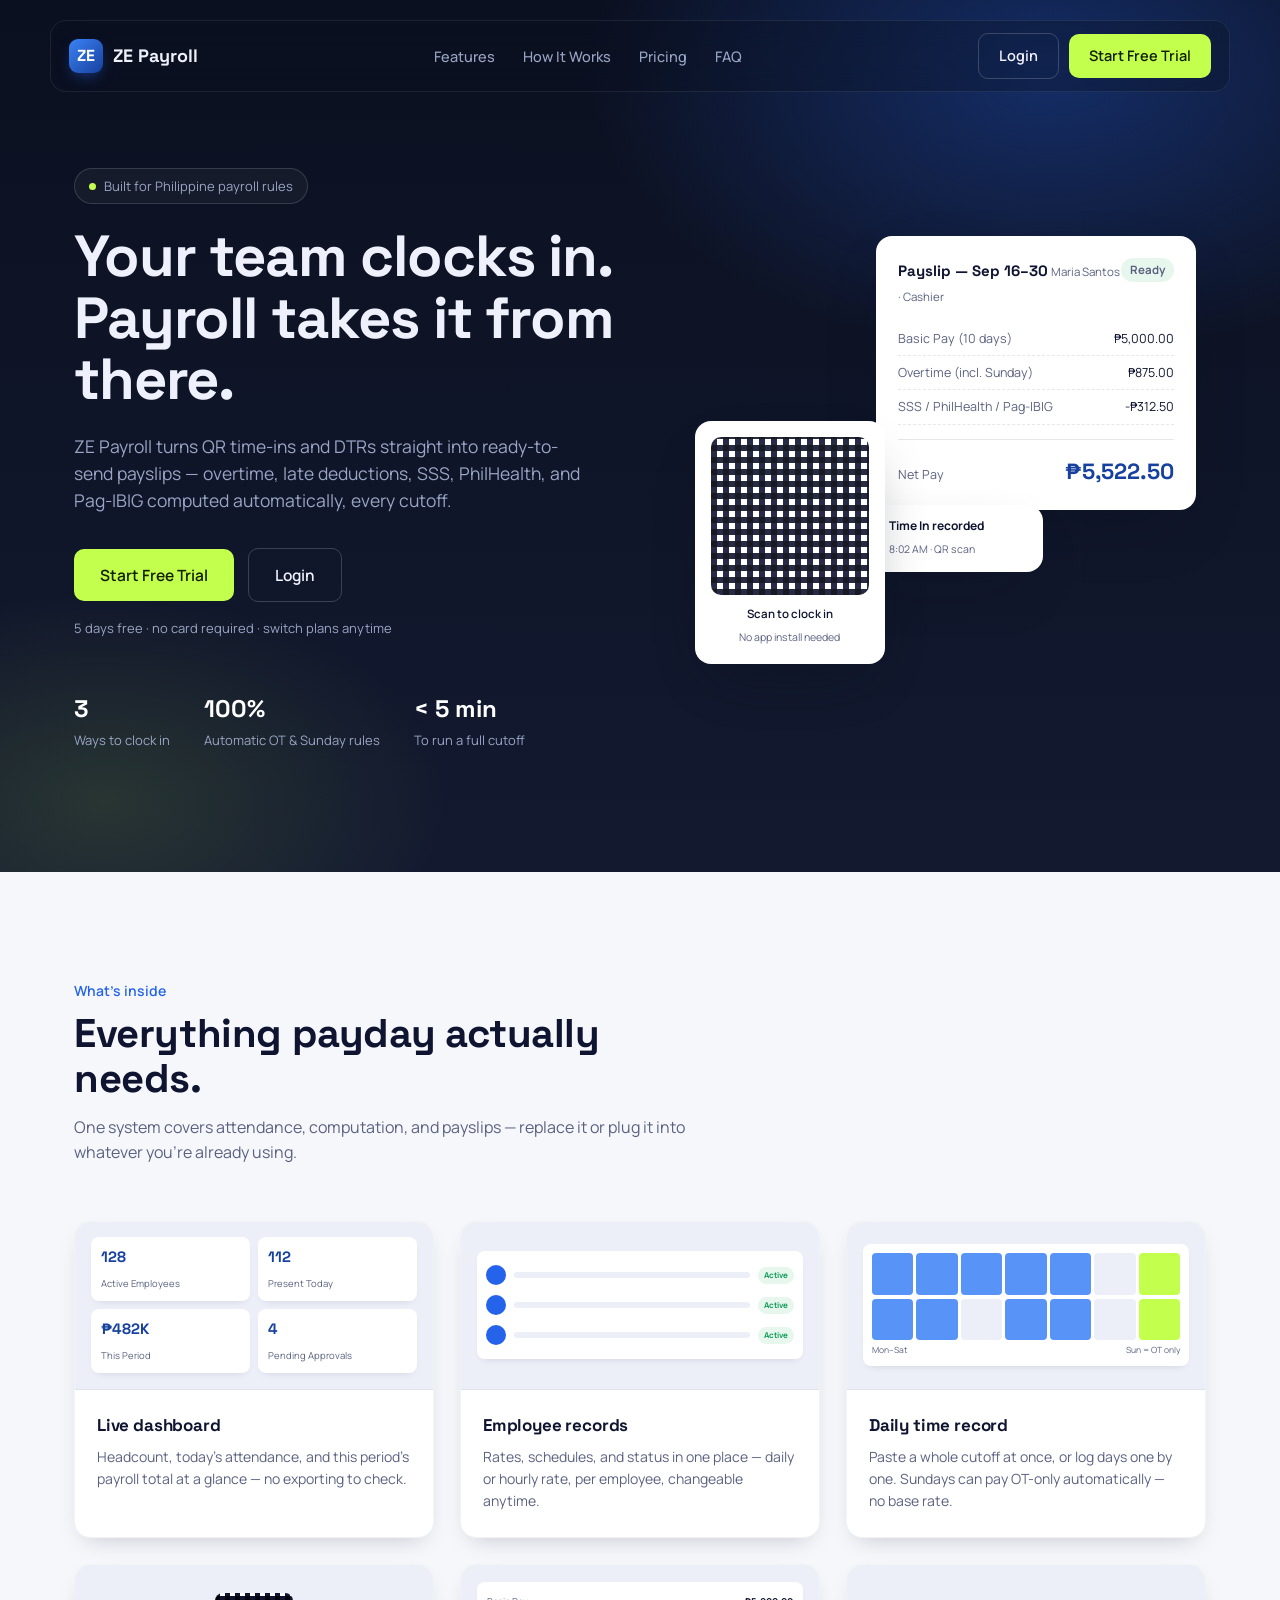
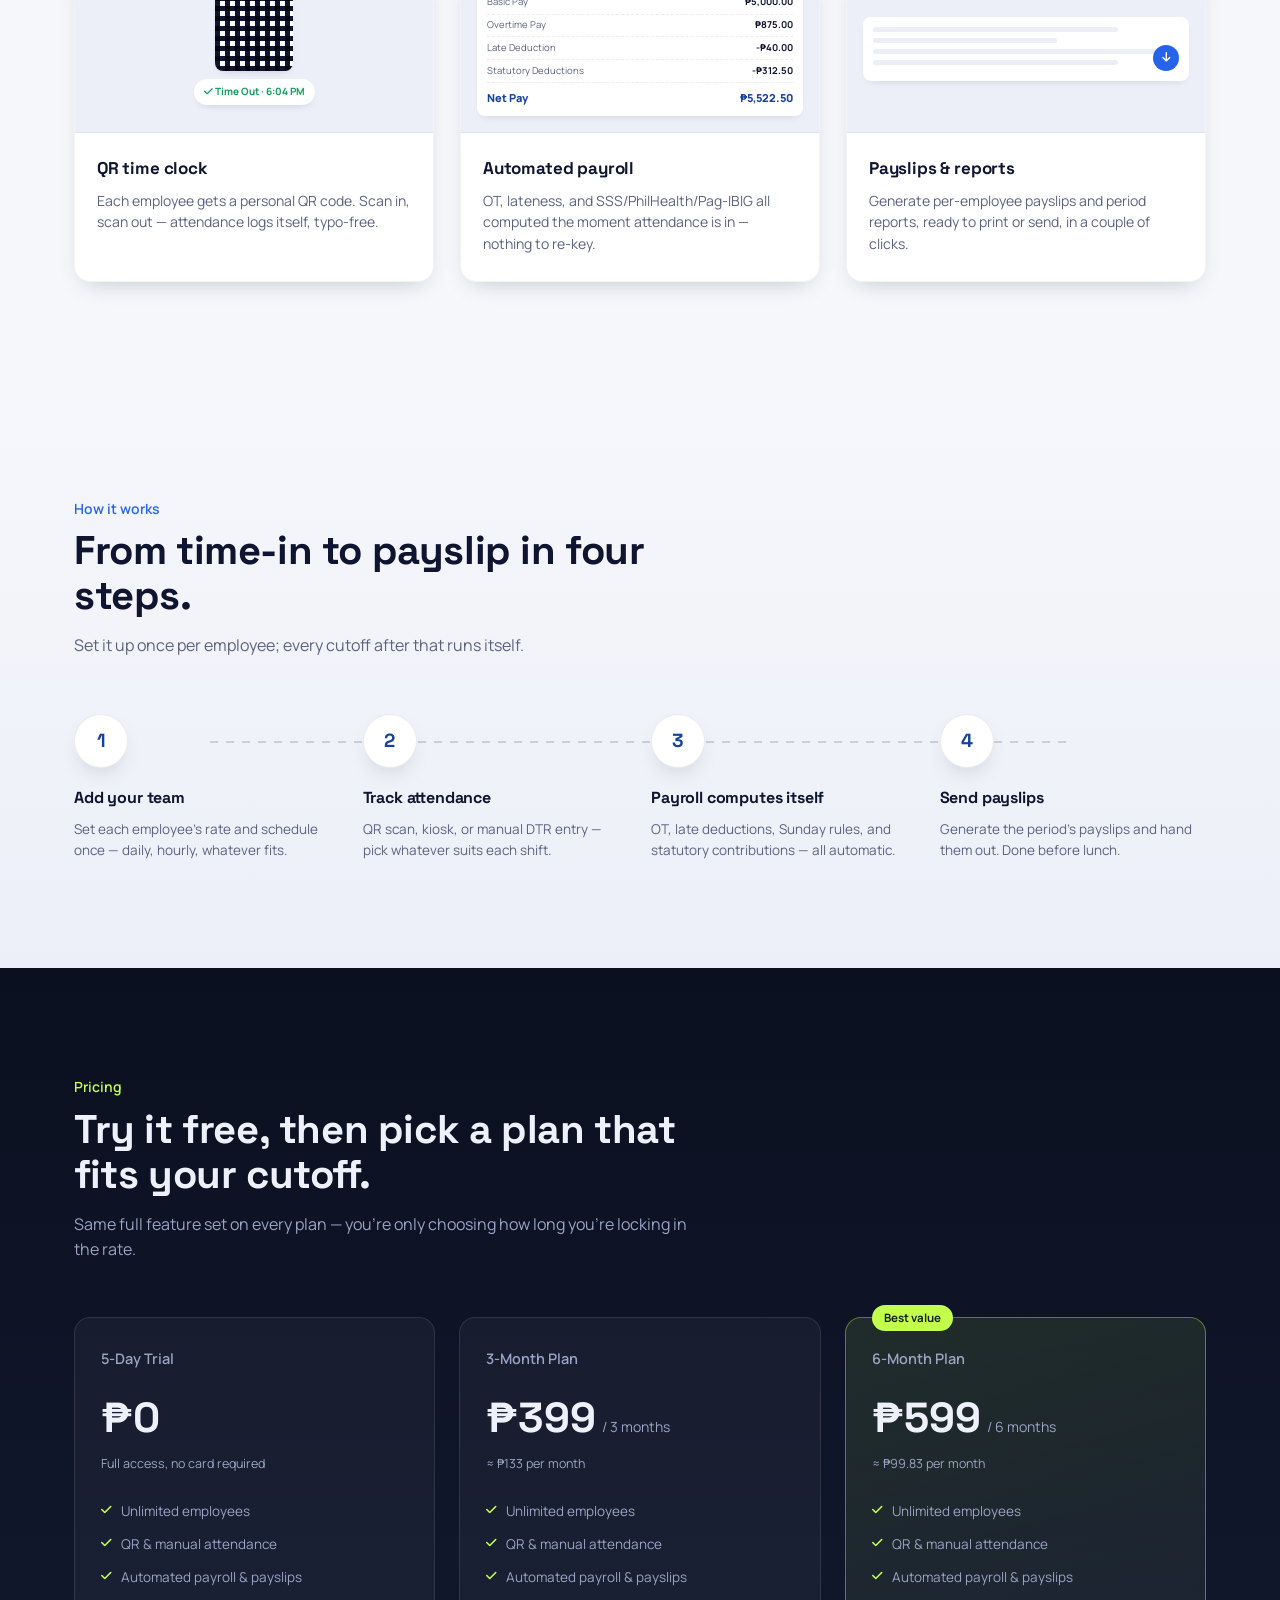
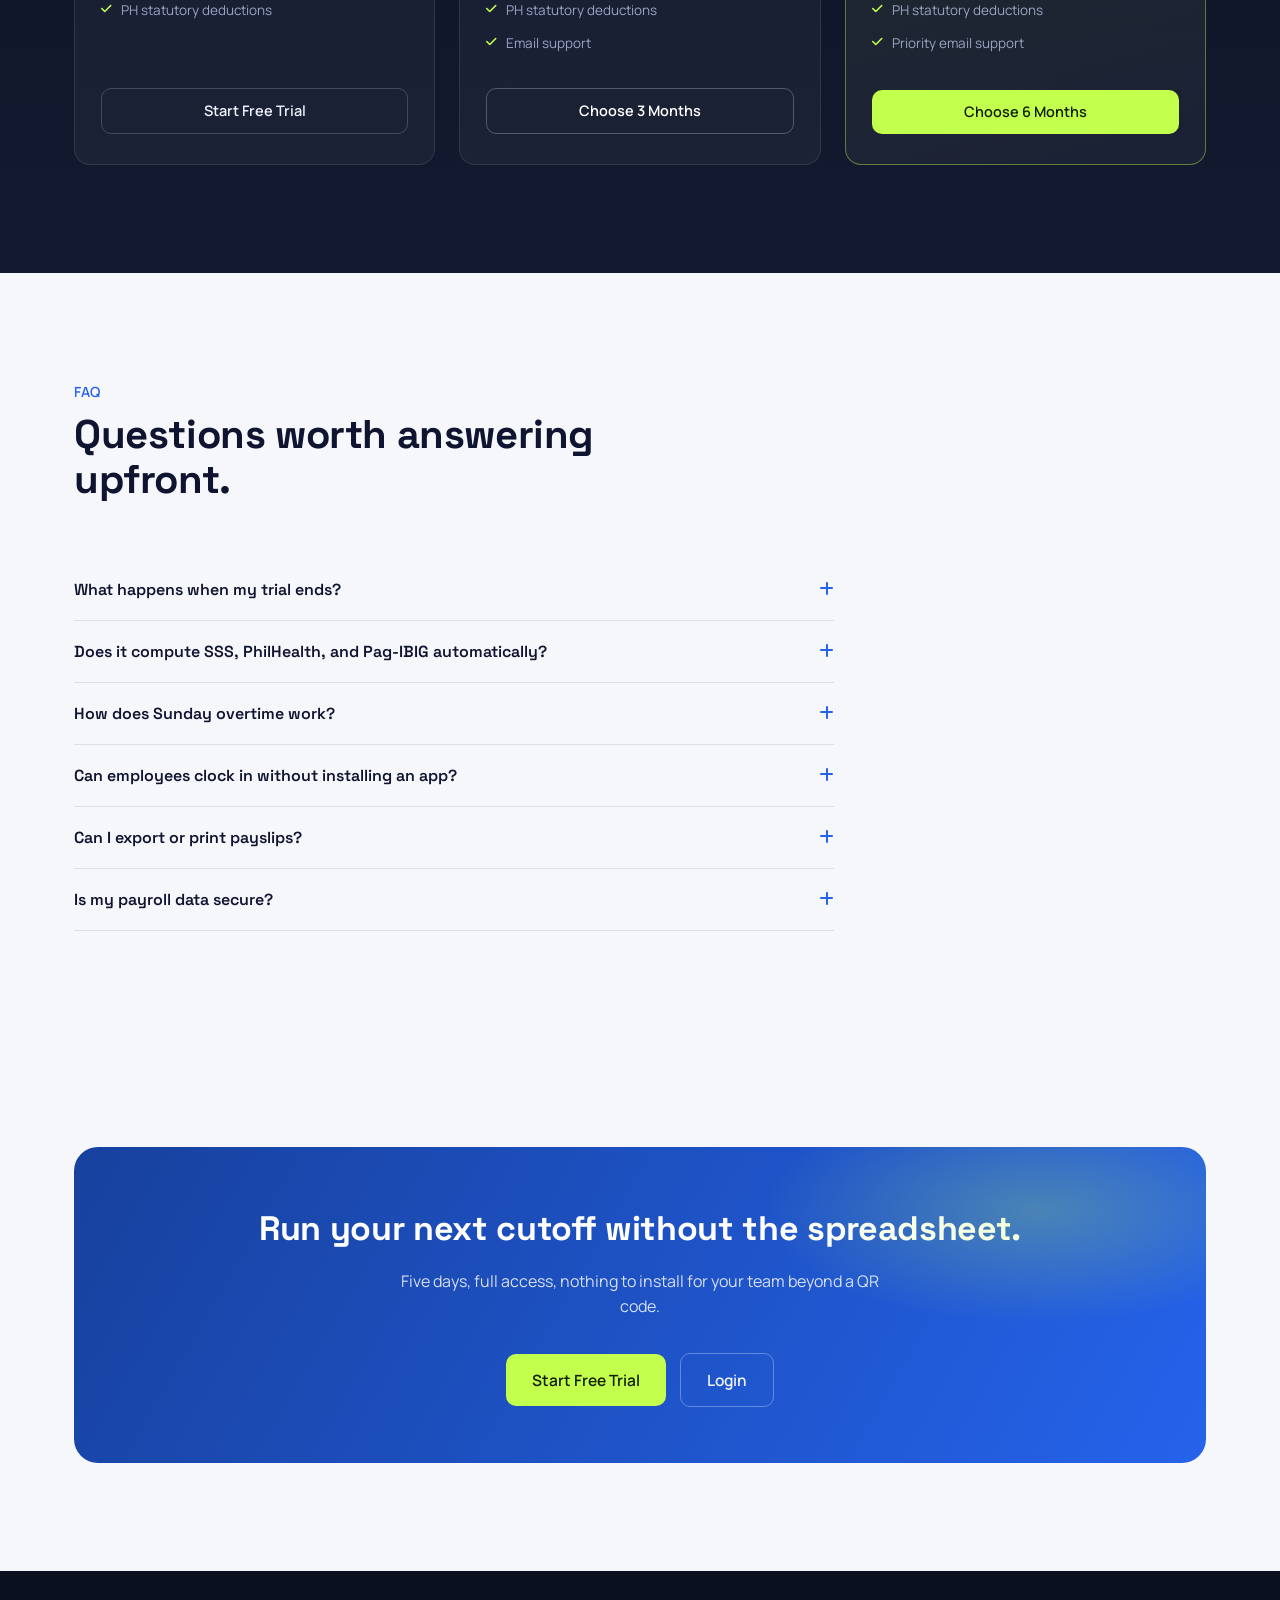
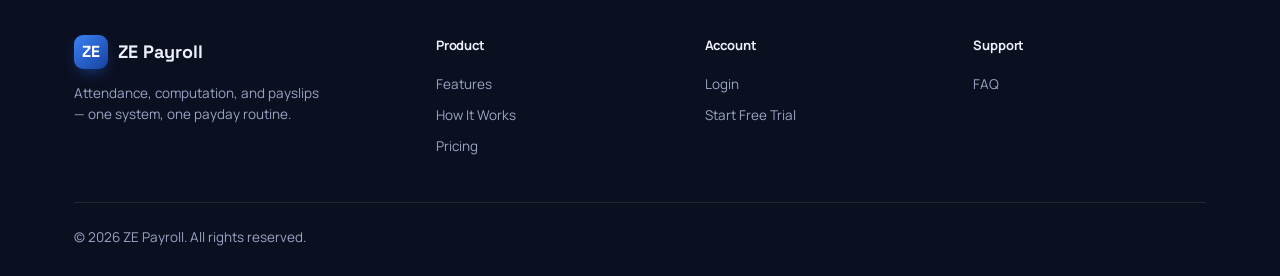
<file: landing.html>
<!DOCTYPE html>
<html lang="en">
<head>
<meta charset="UTF-8">
<meta name="viewport" content="width=device-width, initial-scale=1.0">
<title>ZE Payroll — Attendance to Payslip, Automatically</title>
<meta name="description" content="ZE Payroll turns QR time-ins and DTRs into ready-to-send payslips, with PH statutory deductions and OT rules handled automatically.">
<link rel="preconnect" href="https://fonts.googleapis.com">
<link rel="preconnect" href="https://fonts.gstatic.com" crossorigin>
<link href="https://fonts.googleapis.com/css2?family=Space+Grotesk:wght@400;500;600;700&family=Manrope:wght@400;500;600;700;800&display=swap" rel="stylesheet">
<link rel="stylesheet" href="https://cdnjs.cloudflare.com/ajax/libs/font-awesome/6.4.0/css/all.min.css">
<style>
    :root{
        --ink:#0b1020;
        --ink-soft:#131a30;
        --ink-line:rgba(255,255,255,.09);
        --paper:#f6f7fb;
        --paper-dim:#eceff8;
        --card:#ffffff;
        --blue:#2563eb;
        --blue-deep:#17419e;
        --blue-bright:#3b82f6;
        --lime:#c3ff4d;
        --lime-deep:#8fd400;
        --on-dark:#eef1fb;
        --on-dark-dim:#9aa4c4;
        --on-light:#0f1430;
        --on-light-dim:#5b6280;
        --radius:16px;
        --radius-sm:10px;
        --shadow:0 24px 60px -24px rgba(11,16,32,.45);
        --shadow-sm:0 10px 24px -12px rgba(11,16,32,.25);
        --display:'Space Grotesk', sans-serif;
        --body:'Manrope', sans-serif;
    }
    *{box-sizing:border-box; margin:0; padding:0;}
    html{scroll-behavior:smooth;}
    body{
        font-family:var(--body);
        color:var(--on-light);
        background:var(--paper);
        line-height:1.55;
        -webkit-font-smoothing:antialiased;
    }
    img,svg{display:block; max-width:100%;}
    a{color:inherit; text-decoration:none;}
    ul{list-style:none;}
    button{font-family:inherit; cursor:pointer;}
    .wrap{max-width:1180px; margin:0 auto; padding:0 24px;}
    h1,h2,h3,h4{font-family:var(--display); letter-spacing:-0.01em;}
    ::selection{background:var(--lime); color:var(--ink);}

    /* ---------- focus visibility ---------- */
    a:focus-visible, button:focus-visible{
        outline:2px solid var(--blue-bright);
        outline-offset:3px;
        border-radius:6px;
    }

    /* reduced motion */
    @media (prefers-reduced-motion: reduce){
        *{animation-duration:.001ms !important; animation-iteration-count:1 !important; transition-duration:.001ms !important; scroll-behavior:auto !important;}
    }

    /* ============ NAVBAR ============ */
    .nav{
        position:fixed; top:0; left:0; right:0; z-index:200;
        padding:20px 0;
        transition:padding .35s ease, background .35s ease, box-shadow .35s ease;
    }
    .nav-inner{
        display:flex; align-items:center; justify-content:space-between; gap:20px;
        background:rgba(11,16,32,.32);
        border:1px solid rgba(255,255,255,.08);
        backdrop-filter:blur(14px);
        -webkit-backdrop-filter:blur(14px);
        border-radius:16px;
        padding:12px 18px;
        transition:background .35s ease, box-shadow .35s ease, border-color .35s ease, padding .35s ease;
    }
    .nav.scrolled{padding:12px 0;}
    .nav.scrolled .nav-inner{
        background:rgba(9,13,26,.82);
        box-shadow:0 14px 34px -18px rgba(0,0,0,.55);
        border-color:rgba(255,255,255,.12);
        padding:9px 18px;
    }
    .brand{display:flex; align-items:center; gap:10px; font-family:var(--display); font-weight:700; font-size:18px; color:var(--on-dark);}
    .brand-mark{
        width:34px; height:34px; border-radius:9px;
        background:linear-gradient(135deg, var(--blue-bright), var(--blue-deep));
        display:flex; align-items:center; justify-content:center;
        font-family:var(--display); font-weight:700; font-size:16px; color:#fff;
        box-shadow:0 6px 16px -6px rgba(37,99,235,.7);
    }
    .nav-links{display:flex; align-items:center; gap:28px;}
    .nav-links a{
        font-size:14.5px; font-weight:500; color:var(--on-dark-dim);
        transition:color .2s ease;
    }
    .nav-links a:hover{color:var(--on-dark);}
    .nav-actions{display:flex; align-items:center; gap:10px;}
    .nav-toggle{
        display:none; width:38px; height:38px; border-radius:9px; border:1px solid var(--ink-line);
        background:transparent; color:var(--on-dark); align-items:center; justify-content:center; font-size:16px;
    }

    /* ---------- buttons ---------- */
    .btn{
        display:inline-flex; align-items:center; justify-content:center; gap:8px;
        border:none; border-radius:10px; font-weight:600; font-size:14.5px;
        padding:11px 20px; white-space:nowrap; transition:transform .18s ease, box-shadow .18s ease, background .18s ease, color .18s ease;
    }
    .btn:active{transform:translateY(1px);}
    .btn-ghost{background:transparent; color:var(--on-dark); border:1px solid rgba(255,255,255,.18);}
    .btn-ghost:hover{background:rgba(255,255,255,.08);}
    .btn-lime{background:var(--lime); color:#132000;}
    .btn-lime:hover{background:var(--lime-deep); box-shadow:0 10px 24px -8px rgba(140,220,0,.55);}
    .btn-primary{background:var(--blue); color:#fff;}
    .btn-primary:hover{background:var(--blue-deep); box-shadow:0 10px 24px -8px rgba(37,99,235,.55);}
    .btn-outline-dark{background:transparent; color:var(--on-light); border:1px solid rgba(15,20,48,.16);}
    .btn-outline-dark:hover{background:rgba(15,20,48,.05);}
    .btn-block{width:100%;}
    .btn-lg{padding:14px 26px; font-size:15.5px;}

    /* ============ HERO ============ */
    .hero{
        position:relative; overflow:hidden;
        background:
            radial-gradient(60% 55% at 82% 8%, rgba(37,99,235,.35), transparent 60%),
            radial-gradient(45% 40% at 8% 92%, rgba(195,255,77,.12), transparent 60%),
            linear-gradient(180deg, var(--ink) 0%, var(--ink-soft) 100%);
        padding:168px 0 120px;
        color:var(--on-dark);
    }
    .hero-grid{
        display:grid; grid-template-columns:1.05fr .95fr; gap:56px; align-items:center;
    }
    .eyebrow-pill{
        display:inline-flex; align-items:center; gap:8px;
        border:1px solid rgba(255,255,255,.14); background:rgba(255,255,255,.04);
        border-radius:999px; padding:7px 14px; font-size:13px; color:var(--on-dark-dim); margin-bottom:22px;
    }
    .eyebrow-pill .dot{width:7px; height:7px; border-radius:50%; background:var(--lime); box-shadow:0 0 0 0 rgba(195,255,77,.6); animation:pulse-dot 2.2s ease-in-out infinite;}
    @keyframes pulse-dot{
        0%{box-shadow:0 0 0 0 rgba(195,255,77,.55);}
        70%{box-shadow:0 0 0 9px rgba(195,255,77,0);}
        100%{box-shadow:0 0 0 0 rgba(195,255,77,0);}
    }
    .hero h1{
        font-size:clamp(34px, 4.6vw, 58px); font-weight:700; line-height:1.06; letter-spacing:-0.02em;
        max-width:19ch;
    }
    .hero p.lead{
        margin-top:22px; font-size:17.5px; color:var(--on-dark-dim); max-width:46ch;
    }
    .hero-ctas{display:flex; align-items:center; gap:14px; margin-top:34px; flex-wrap:wrap;}
    .hero-note{margin-top:16px; font-size:13px; color:var(--on-dark-dim);}
    .hero-stats{display:flex; gap:34px; margin-top:52px; flex-wrap:wrap;}
    .hero-stat b{display:block; font-family:var(--display); font-size:24px; color:#fff;}
    .hero-stat span{font-size:13px; color:var(--on-dark-dim);}

    /* ---- floating payslip mock in hero ---- */
    .hero-visual{position:relative; height:460px;}
    .float-card{
        position:absolute; border-radius:var(--radius); background:var(--card);
        box-shadow:var(--shadow); color:var(--on-light); overflow:hidden;
    }
    .payslip-card{
        width:320px; right:10px; top:6px; padding:22px;
        animation:float-a 7s ease-in-out infinite;
    }
    .payslip-head{display:flex; justify-content:space-between; align-items:flex-start; margin-bottom:14px;}
    .payslip-head b{font-family:var(--display); font-size:15px;}
    .payslip-head span{font-size:11.5px; color:var(--on-light-dim);}
    .payslip-badge{background:#e8f7ee; color:#0f9d58; font-size:11px; font-weight:700; border-radius:999px; padding:3px 9px;}
    .payslip-row{display:flex; justify-content:space-between; font-size:12.5px; padding:7px 0; border-bottom:1px dashed rgba(15,20,48,.1);}
    .payslip-row span:first-child{color:var(--on-light-dim);}
    .payslip-net{display:flex; justify-content:space-between; align-items:baseline; margin-top:14px; padding-top:14px; border-top:1px solid rgba(15,20,48,.1);}
    .payslip-net span{font-size:12.5px; color:var(--on-light-dim);}
    .payslip-net b{font-family:var(--display); font-size:22px; color:var(--blue-deep);}

    .qr-card{
        width:190px; left:0; bottom:26px; padding:16px; text-align:center;
        animation:float-b 6s ease-in-out infinite;
    }
    .qr-card .qr-box{
        width:100%; aspect-ratio:1; border-radius:10px; margin-bottom:10px;
        background:
            repeating-linear-gradient(90deg, #0f1430 0 6px, transparent 6px 12px),
            repeating-linear-gradient(0deg, #0f1430 0 6px, transparent 6px 12px);
        background-blend-mode:multiply; background-color:#fff;
        opacity:.9;
    }
    .qr-card p{font-size:11.5px; font-weight:600;}
    .qr-card small{font-size:10.5px; color:var(--on-light-dim);}
    .scan-toast{
        position:absolute; left:150px; bottom:118px; width:198px; padding:12px 14px;
        display:flex; gap:10px; align-items:center; animation:float-c 5.5s ease-in-out infinite;
    }
    .scan-toast i{color:#0f9d58;}
    .scan-toast b{display:block; font-size:12px;}
    .scan-toast span{font-size:10.5px; color:var(--on-light-dim);}

    @keyframes float-a{0%,100%{transform:translateY(0px);}50%{transform:translateY(-14px);}}
    @keyframes float-b{0%,100%{transform:translateY(0px);}50%{transform:translateY(10px);}}
    @keyframes float-c{0%,100%{transform:translateY(0px);}50%{transform:translateY(-9px);}}

    /* ============ SECTION SCAFFOLDING ============ */
    section{padding:108px 0;}
    .section-head{max-width:640px; margin-bottom:56px;}
    .section-head .kicker{font-size:14px; font-weight:600; color:var(--blue);}
    .section-head h2{font-size:clamp(28px, 3.2vw, 40px); margin-top:10px; line-height:1.12;}
    .section-head p{margin-top:14px; font-size:16px; color:var(--on-light-dim);}
    .section-head.on-dark p{color:var(--on-dark-dim);}
    .section-head.on-dark .kicker{color:var(--lime);}

    /* ============ FEATURES ============ */
    .feat-grid{display:grid; grid-template-columns:repeat(3, 1fr); gap:26px;}
    .feat-card{
        background:var(--card); border-radius:var(--radius); box-shadow:var(--shadow-sm);
        overflow:hidden; display:flex; flex-direction:column;
        border:1px solid rgba(15,20,48,.05);
    }
    .feat-visual{
        height:168px; padding:16px; background:var(--paper-dim);
        display:flex; align-items:center; justify-content:center;
        border-bottom:1px solid rgba(15,20,48,.06);
    }
    .feat-body{padding:22px 22px 26px;}
    .feat-body h3{font-size:17px; margin-bottom:8px;}
    .feat-body p{font-size:14px; color:var(--on-light-dim);}

    /* mini-mockup: dashboard */
    .mock-dash{width:100%; display:grid; grid-template-columns:1fr 1fr; gap:8px;}
    .mock-stat{background:#fff; border-radius:8px; padding:8px 10px; box-shadow:0 4px 10px -6px rgba(15,20,48,.2);}
    .mock-stat b{display:block; font-family:var(--display); font-size:15px; color:var(--blue-deep);}
    .mock-stat span{font-size:9.5px; color:var(--on-light-dim);}

    /* mini-mockup: employees table */
    .mock-emp{width:100%; background:#fff; border-radius:8px; padding:9px; box-shadow:0 4px 10px -6px rgba(15,20,48,.2);}
    .mock-emp-row{display:flex; align-items:center; gap:8px; padding:5px 0;}
    .mock-avatar{width:20px; height:20px; border-radius:50%; background:var(--blue); flex-shrink:0;}
    .mock-emp-row .bar{height:6px; border-radius:4px; background:var(--paper-dim); flex:1;}
    .mock-emp-row .badge-mini{font-size:8px; font-weight:700; padding:2px 6px; border-radius:999px; background:#e8f7ee; color:#0f9d58;}

    /* mini-mockup: DTR grid with sunday OT */
    .mock-dtr{width:100%; background:#fff; border-radius:8px; padding:9px; box-shadow:0 4px 10px -6px rgba(15,20,48,.2);}
    .mock-dtr-row{display:grid; grid-template-columns:repeat(7, 1fr); gap:3px; margin-bottom:4px;}
    .mock-dtr-cell{aspect-ratio:1; border-radius:4px; background:var(--paper-dim);}
    .mock-dtr-cell.on{background:var(--blue-bright); opacity:.85;}
    .mock-dtr-cell.sun{background:var(--lime);}
    .mock-dtr-label{font-size:8.5px; color:var(--on-light-dim); display:flex; justify-content:space-between; margin-top:4px;}

    /* mini-mockup: QR scan */
    .mock-qr{display:flex; flex-direction:column; align-items:center; gap:8px;}
    .mock-qr-box{width:78px; height:78px; border-radius:8px; background:#fff; box-shadow:0 4px 10px -6px rgba(15,20,48,.25);
        background-image:repeating-linear-gradient(90deg,#0f1430 0 5px, transparent 5px 10px), repeating-linear-gradient(0deg,#0f1430 0 5px, transparent 5px 10px);
        background-blend-mode:multiply; background-color:#fff;}
    .mock-qr-pill{font-size:10px; font-weight:700; background:#fff; padding:5px 10px; border-radius:999px; box-shadow:0 4px 10px -6px rgba(15,20,48,.25); color:#0f9d58;}

    /* mini-mockup: payroll computation */
    .mock-pay{width:100%; background:#fff; border-radius:8px; padding:10px; box-shadow:0 4px 10px -6px rgba(15,20,48,.2);}
    .mock-pay-row{display:flex; justify-content:space-between; font-size:9.5px; padding:3.5px 0; color:var(--on-light-dim); border-bottom:1px dashed rgba(15,20,48,.08);}
    .mock-pay-row b{color:var(--on-light); font-weight:700;}
    .mock-pay-total{display:flex; justify-content:space-between; font-size:11px; font-weight:800; padding-top:6px; color:var(--blue-deep);}

    /* mini-mockup: payslip/report */
    .mock-slip{width:100%; background:#fff; border-radius:8px; padding:10px; box-shadow:0 4px 10px -6px rgba(15,20,48,.2); position:relative;}
    .mock-slip .line{height:5px; border-radius:3px; background:var(--paper-dim); margin-bottom:6px;}
    .mock-slip .line.w60{width:60%;}
    .mock-slip .line.w80{width:80%;}
    .mock-slip .dl{position:absolute; right:10px; bottom:10px; width:26px; height:26px; border-radius:50%; background:var(--blue); display:flex; align-items:center; justify-content:center; color:#fff; font-size:11px;}

    /* ============ HOW IT WORKS ============ */
    .how-wrap{
        background:linear-gradient(180deg, var(--paper) 0%, var(--paper-dim) 100%);
    }
    .how-steps{position:relative; display:grid; grid-template-columns:repeat(4,1fr); gap:22px;}
    .how-steps::before{
        content:''; position:absolute; top:27px; left:12%; right:12%; height:2px;
        background:repeating-linear-gradient(90deg, rgba(15,20,48,.16) 0 8px, transparent 8px 16px);
        z-index:0;
    }
    .how-step{position:relative; z-index:1;}
    .how-num{
        width:54px; height:54px; border-radius:50%; background:var(--card); border:1px solid rgba(15,20,48,.08);
        display:flex; align-items:center; justify-content:center; font-family:var(--display); font-weight:700; font-size:19px;
        color:var(--blue-deep); box-shadow:var(--shadow-sm); margin-bottom:18px;
    }
    .how-step h3{font-size:16px; margin-bottom:8px;}
    .how-step p{font-size:13.5px; color:var(--on-light-dim);}

    /* ============ PRICING ============ */
    .pricing-wrap{
        background:linear-gradient(180deg, var(--ink) 0%, var(--ink-soft) 100%); color:var(--on-dark);
    }
    .price-grid{display:grid; grid-template-columns:repeat(3,1fr); gap:24px; align-items:stretch;}
    .price-card{
        background:rgba(255,255,255,.04); border:1px solid rgba(255,255,255,.1); border-radius:var(--radius);
        padding:30px 26px; display:flex; flex-direction:column;
    }
    .price-card.featured{
        background:linear-gradient(165deg, rgba(195,255,77,.1), rgba(255,255,255,.04));
        border-color:rgba(195,255,77,.4);
        position:relative;
    }
    .price-tag{
        position:absolute; top:-13px; left:26px; background:var(--lime); color:#132000;
        font-size:11.5px; font-weight:700; padding:4px 12px; border-radius:999px;
    }
    .price-name{font-size:14.5px; font-weight:600; color:var(--on-dark-dim); margin-bottom:14px;}
    .price-amount{display:flex; align-items:baseline; gap:6px; margin-bottom:4px;}
    .price-amount b{font-family:var(--display); font-size:42px;}
    .price-amount span{font-size:14px; color:var(--on-dark-dim);}
    .price-sub{font-size:12.5px; color:var(--on-dark-dim); margin-bottom:22px;}
    .price-feats{margin-bottom:28px; flex:1;}
    .price-feats li{display:flex; gap:9px; align-items:flex-start; font-size:13.5px; padding:6px 0; color:var(--on-dark-dim);}
    .price-feats li i{color:var(--lime); margin-top:3px; font-size:12px;}

    /* ============ FAQ ============ */
    .faq-list{max-width:760px;}
    .faq-item{border-bottom:1px solid rgba(15,20,48,.1);}
    .faq-q{
        width:100%; background:none; border:none; text-align:left; padding:20px 0;
        display:flex; justify-content:space-between; align-items:center; gap:20px;
        font-family:var(--display); font-size:16px; font-weight:600; color:var(--on-light);
    }
    .faq-q i{transition:transform .25s ease; color:var(--blue); flex-shrink:0;}
    .faq-item.open .faq-q i{transform:rotate(45deg);}
    .faq-a{max-height:0; overflow:hidden; transition:max-height .3s ease;}
    .faq-a p{padding-bottom:20px; font-size:14.5px; color:var(--on-light-dim); max-width:64ch;}

    /* ============ FINAL CTA ============ */
    .cta-band{
        background:linear-gradient(120deg, var(--blue-deep), var(--blue));
        border-radius:24px; padding:56px; color:#fff; text-align:center;
        position:relative; overflow:hidden;
    }
    .cta-band::after{
        content:''; position:absolute; inset:0;
        background:radial-gradient(40% 60% at 85% 20%, rgba(195,255,77,.25), transparent 60%);
    }
    .cta-band h2{position:relative; font-size:clamp(24px,3vw,34px); margin-bottom:14px;}
    .cta-band p{position:relative; color:rgba(255,255,255,.82); margin-bottom:26px; max-width:50ch; margin-left:auto; margin-right:auto;}
    .cta-band .hero-ctas{position:relative; justify-content:center;}

    /* ============ FOOTER ============ */
    footer{background:var(--ink); color:var(--on-dark-dim); padding:64px 0 28px; font-size:13.5px;}
    .foot-grid{display:grid; grid-template-columns:1.4fr 1fr 1fr 1fr; gap:36px; padding-bottom:40px; border-bottom:1px solid var(--ink-line);}
    .foot-brand p{margin-top:14px; max-width:32ch;}
    .foot-col h4{font-family:var(--body); font-size:13px; color:var(--on-dark); margin-bottom:14px; font-weight:700;}
    .foot-col li{padding:5px 0;}
    .foot-col a:hover{color:var(--on-dark);}
    .foot-bottom{display:flex; justify-content:space-between; align-items:center; padding-top:24px; flex-wrap:wrap; gap:10px;}

    /* ============ RESPONSIVE ============ */
    @media (max-width:960px){
        .hero-grid{grid-template-columns:1fr;}
        .hero-visual{height:380px; max-width:460px; margin:0 auto;}
        .feat-grid{grid-template-columns:repeat(2,1fr);}
        .how-steps{grid-template-columns:repeat(2,1fr); row-gap:34px;}
        .how-steps::before{display:none;}
        .price-grid{grid-template-columns:1fr; max-width:420px; margin:0 auto;}
        .foot-grid{grid-template-columns:1fr 1fr;}
    }
    @media (max-width:720px){
        .nav-links{
            position:fixed; top:82px; left:16px; right:16px;
            background:rgba(9,13,26,.97); border:1px solid rgba(255,255,255,.1);
            border-radius:14px; padding:10px 6px; flex-direction:column; align-items:stretch; gap:0;
            transform:translateY(-14px); opacity:0; visibility:hidden; pointer-events:none;
            transition:all .25s ease;
        }
        .nav-links.open{transform:translateY(0); opacity:1; visibility:visible; pointer-events:auto;}
        .nav-links a{padding:13px 14px; border-radius:8px;}
        .nav-links a:hover{background:rgba(255,255,255,.06);}
        .nav-actions .btn-ghost{display:none;}
        .nav-toggle{display:flex;}
        .feat-grid{grid-template-columns:1fr;}
        .how-steps{grid-template-columns:1fr;}
        .foot-grid{grid-template-columns:1fr; gap:26px;}
        .cta-band{padding:40px 24px;}
        section{padding:76px 0;}
    }
</style>
</head>
<body>

<!-- ============ NAVBAR ============ -->
<nav class="nav" id="siteNav">
    <div class="wrap nav-inner">
        <a href="#top" class="brand">
            <span class="brand-mark">ZE</span>
            ZE Payroll
        </a>
        <ul class="nav-links" id="navLinks">
            <li><a href="#features">Features</a></li>
            <li><a href="#how-it-works">How It Works</a></li>
            <li><a href="#pricing">Pricing</a></li>
            <li><a href="#faq">FAQ</a></li>
        </ul>
        <div class="nav-actions">
            <a href="index.html" class="btn btn-ghost">Login</a>
            <a href="index.html?plan=trial" class="btn btn-lime">Start Free Trial</a>
            <button class="nav-toggle" id="navToggle" aria-label="Toggle menu" aria-expanded="false">
                <i class="fas fa-bars"></i>
            </button>
        </div>
    </div>
</nav>

<!-- ============ HERO ============ -->
<header class="hero" id="top">
    <div class="wrap hero-grid">
        <div>
            <div class="eyebrow-pill"><span class="dot"></span> Built for Philippine payroll rules</div>
            <h1>Your team clocks in. Payroll takes it from there.</h1>
            <p class="lead">ZE Payroll turns QR time-ins and DTRs straight into ready-to-send payslips — overtime, late deductions, SSS, PhilHealth, and Pag-IBIG computed automatically, every cutoff.</p>
            <div class="hero-ctas">
                <a href="index.html?plan=trial" class="btn btn-lime btn-lg">Start Free Trial</a>
                <a href="index.html" class="btn btn-ghost btn-lg">Login</a>
            </div>
            <p class="hero-note">5 days free · no card required · switch plans anytime</p>
            <div class="hero-stats">
                <div class="hero-stat"><b>3</b><span>Ways to clock in</span></div>
                <div class="hero-stat"><b>100%</b><span>Automatic OT & Sunday rules</span></div>
                <div class="hero-stat"><b>&lt; 5 min</b><span>To run a full cutoff</span></div>
            </div>
        </div>

        <div class="hero-visual" aria-hidden="true">
            <div class="float-card payslip-card">
                <div class="payslip-head">
                    <div>
                        <b>Payslip — Sep 16–30</b>
                        <span>Maria Santos · Cashier</span>
                    </div>
                    <span class="payslip-badge">Ready</span>
                </div>
                <div class="payslip-row"><span>Basic Pay (10 days)</span><span>₱5,000.00</span></div>
                <div class="payslip-row"><span>Overtime (incl. Sunday)</span><span>₱875.00</span></div>
                <div class="payslip-row"><span>SSS / PhilHealth / Pag-IBIG</span><span>-₱312.50</span></div>
                <div class="payslip-net">
                    <span>Net Pay</span>
                    <b id="netPayCounter">₱0.00</b>
                </div>
            </div>
            <div class="float-card scan-toast">
                <i class="fas fa-circle-check fa-lg"></i>
                <div>
                    <b>Time In recorded</b>
                    <span>8:02 AM · QR scan</span>
                </div>
            </div>
            <div class="float-card qr-card">
                <div class="qr-box"></div>
                <p>Scan to clock in</p>
                <small>No app install needed</small>
            </div>
        </div>
    </div>
</header>

<!-- ============ FEATURES ============ -->
<section id="features">
    <div class="wrap">
        <div class="section-head">
            <div class="kicker">What's inside</div>
            <h2>Everything payday actually needs.</h2>
            <p>One system covers attendance, computation, and payslips — replace it or plug it into whatever you're already using.</p>
        </div>
        <div class="feat-grid">

            <div class="feat-card">
                <!-- swap for real screenshot: dashboard overview -->
                <div class="feat-visual">
                    <div class="mock-dash">
                        <div class="mock-stat"><b>128</b><span>Active Employees</span></div>
                        <div class="mock-stat"><b>112</b><span>Present Today</span></div>
                        <div class="mock-stat"><b>₱482K</b><span>This Period</span></div>
                        <div class="mock-stat"><b>4</b><span>Pending Approvals</span></div>
                    </div>
                </div>
                <div class="feat-body">
                    <h3>Live dashboard</h3>
                    <p>Headcount, today's attendance, and this period's payroll total at a glance — no exporting to check.</p>
                </div>
            </div>

            <div class="feat-card">
                <!-- swap for real screenshot: employee records -->
                <div class="feat-visual">
                    <div class="mock-emp">
                        <div class="mock-emp-row"><div class="mock-avatar"></div><div class="bar"></div><span class="badge-mini">Active</span></div>
                        <div class="mock-emp-row"><div class="mock-avatar"></div><div class="bar"></div><span class="badge-mini">Active</span></div>
                        <div class="mock-emp-row"><div class="mock-avatar"></div><div class="bar"></div><span class="badge-mini">Active</span></div>
                    </div>
                </div>
                <div class="feat-body">
                    <h3>Employee records</h3>
                    <p>Rates, schedules, and status in one place — daily or hourly rate, per employee, changeable anytime.</p>
                </div>
            </div>

            <div class="feat-card">
                <!-- swap for real screenshot: DTR / attendance grid -->
                <div class="feat-visual">
                    <div class="mock-dtr">
                        <div class="mock-dtr-row">
                            <div class="mock-dtr-cell on"></div><div class="mock-dtr-cell on"></div><div class="mock-dtr-cell on"></div>
                            <div class="mock-dtr-cell on"></div><div class="mock-dtr-cell on"></div><div class="mock-dtr-cell"></div>
                            <div class="mock-dtr-cell sun"></div>
                        </div>
                        <div class="mock-dtr-row">
                            <div class="mock-dtr-cell on"></div><div class="mock-dtr-cell on"></div><div class="mock-dtr-cell"></div>
                            <div class="mock-dtr-cell on"></div><div class="mock-dtr-cell on"></div><div class="mock-dtr-cell"></div>
                            <div class="mock-dtr-cell sun"></div>
                        </div>
                        <div class="mock-dtr-label"><span>Mon–Sat</span><span>Sun = OT only</span></div>
                    </div>
                </div>
                <div class="feat-body">
                    <h3>Daily time record</h3>
                    <p>Paste a whole cutoff at once, or log days one by one. Sundays can pay OT-only automatically — no base rate.</p>
                </div>
            </div>

            <div class="feat-card">
                <!-- swap for real screenshot: QR scanner kiosk -->
                <div class="feat-visual">
                    <div class="mock-qr">
                        <div class="mock-qr-box"></div>
                        <div class="mock-qr-pill"><i class="fas fa-check"></i> Time Out · 6:04 PM</div>
                    </div>
                </div>
                <div class="feat-body">
                    <h3>QR time clock</h3>
                    <p>Each employee gets a personal QR code. Scan in, scan out — attendance logs itself, typo-free.</p>
                </div>
            </div>

            <div class="feat-card">
                <!-- swap for real screenshot: payroll computation -->
                <div class="feat-visual">
                    <div class="mock-pay">
                        <div class="mock-pay-row"><span>Basic Pay</span><b>₱5,000.00</b></div>
                        <div class="mock-pay-row"><span>Overtime Pay</span><b>₱875.00</b></div>
                        <div class="mock-pay-row"><span>Late Deduction</span><b>-₱40.00</b></div>
                        <div class="mock-pay-row"><span>Statutory Deductions</span><b>-₱312.50</b></div>
                        <div class="mock-pay-total"><span>Net Pay</span><span>₱5,522.50</span></div>
                    </div>
                </div>
                <div class="feat-body">
                    <h3>Automated payroll</h3>
                    <p>OT, lateness, and SSS/PhilHealth/Pag-IBIG all computed the moment attendance is in — nothing to re-key.</p>
                </div>
            </div>

            <div class="feat-card">
                <!-- swap for real screenshot: payslip / reports export -->
                <div class="feat-visual">
                    <div class="mock-slip">
                        <div class="line w80"></div>
                        <div class="line w60"></div>
                        <div class="line"></div>
                        <div class="line w80"></div>
                        <div class="dl"><i class="fas fa-arrow-down"></i></div>
                    </div>
                </div>
                <div class="feat-body">
                    <h3>Payslips & reports</h3>
                    <p>Generate per-employee payslips and period reports, ready to print or send, in a couple of clicks.</p>
                </div>
            </div>

        </div>
    </div>
</section>

<!-- ============ HOW IT WORKS ============ -->
<section id="how-it-works" class="how-wrap">
    <div class="wrap">
        <div class="section-head">
            <div class="kicker">How it works</div>
            <h2>From time-in to payslip in four steps.</h2>
            <p>Set it up once per employee; every cutoff after that runs itself.</p>
        </div>
        <div class="how-steps">
            <div class="how-step">
                <div class="how-num">1</div>
                <h3>Add your team</h3>
                <p>Set each employee's rate and schedule once — daily, hourly, whatever fits.</p>
            </div>
            <div class="how-step">
                <div class="how-num">2</div>
                <h3>Track attendance</h3>
                <p>QR scan, kiosk, or manual DTR entry — pick whatever suits each shift.</p>
            </div>
            <div class="how-step">
                <div class="how-num">3</div>
                <h3>Payroll computes itself</h3>
                <p>OT, late deductions, Sunday rules, and statutory contributions — all automatic.</p>
            </div>
            <div class="how-step">
                <div class="how-num">4</div>
                <h3>Send payslips</h3>
                <p>Generate the period's payslips and hand them out. Done before lunch.</p>
            </div>
        </div>
    </div>
</section>

<!-- ============ PRICING ============ -->
<section id="pricing" class="pricing-wrap">
    <div class="wrap">
        <div class="section-head on-dark">
            <div class="kicker">Pricing</div>
            <h2>Try it free, then pick a plan that fits your cutoff.</h2>
            <p>Same full feature set on every plan — you're only choosing how long you're locking in the rate.</p>
        </div>
        <div class="price-grid">

            <div class="price-card">
                <div class="price-name">5-Day Trial</div>
                <div class="price-amount"><b>₱0</b></div>
                <div class="price-sub">Full access, no card required</div>
                <ul class="price-feats">
                    <li><i class="fas fa-check"></i> Unlimited employees</li>
                    <li><i class="fas fa-check"></i> QR & manual attendance</li>
                    <li><i class="fas fa-check"></i> Automated payroll & payslips</li>
                    <li><i class="fas fa-check"></i> PH statutory deductions</li>
                </ul>
                <a href="index.html?plan=trial" class="btn btn-ghost btn-block">Start Free Trial</a>
            </div>

            <div class="price-card">
                <div class="price-name">3-Month Plan</div>
                <div class="price-amount"><b>₱399</b><span>/ 3 months</span></div>
                <div class="price-sub">≈ ₱133 per month</div>
                <ul class="price-feats">
                    <li><i class="fas fa-check"></i> Unlimited employees</li>
                    <li><i class="fas fa-check"></i> QR & manual attendance</li>
                    <li><i class="fas fa-check"></i> Automated payroll & payslips</li>
                    <li><i class="fas fa-check"></i> PH statutory deductions</li>
                    <li><i class="fas fa-check"></i> Email support</li>
                </ul>
                <a href="index.html?plan=3mo" class="btn btn-outline-dark btn-block" style="color:#fff; border-color:rgba(255,255,255,.25);">Choose 3 Months</a>
            </div>

            <div class="price-card featured">
                <div class="price-tag">Best value</div>
                <div class="price-name">6-Month Plan</div>
                <div class="price-amount"><b>₱599</b><span>/ 6 months</span></div>
                <div class="price-sub">≈ ₱99.83 per month</div>
                <ul class="price-feats">
                    <li><i class="fas fa-check"></i> Unlimited employees</li>
                    <li><i class="fas fa-check"></i> QR & manual attendance</li>
                    <li><i class="fas fa-check"></i> Automated payroll & payslips</li>
                    <li><i class="fas fa-check"></i> PH statutory deductions</li>
                    <li><i class="fas fa-check"></i> Priority email support</li>
                </ul>
                <a href="index.html?plan=6mo" class="btn btn-lime btn-block">Choose 6 Months</a>
            </div>

        </div>
    </div>
</section>

<!-- ============ FAQ ============ -->
<section id="faq">
    <div class="wrap">
        <div class="section-head">
            <div class="kicker">FAQ</div>
            <h2>Questions worth answering upfront.</h2>
        </div>
        <div class="faq-list">

            <div class="faq-item">
                <button class="faq-q">What happens when my trial ends?<i class="fas fa-plus"></i></button>
                <div class="faq-a"><p>Nothing is deleted. Your employees and attendance history stay put — subscribe to a 3- or 6-month plan whenever you're ready to keep going.</p></div>
            </div>
            <div class="faq-item">
                <button class="faq-q">Does it compute SSS, PhilHealth, and Pag-IBIG automatically?<i class="fas fa-plus"></i></button>
                <div class="faq-a"><p>Yes — built-in PH statutory contribution tables handle the employee share automatically each period, with room to override per employee if you need to.</p></div>
            </div>
            <div class="faq-item">
                <button class="faq-q">How does Sunday overtime work?<i class="fas fa-plus"></i></button>
                <div class="faq-a"><p>Turn on the Sunday rule in Settings and every hour worked on a Sunday pays at OT rate only — no base day pay — matching how a lot of Philippine businesses already handle Sunday premium.</p></div>
            </div>
            <div class="faq-item">
                <button class="faq-q">Can employees clock in without installing an app?<i class="fas fa-plus"></i></button>
                <div class="faq-a"><p>Yes. Each employee gets a personal QR code that a shared kiosk or scanner can read, and admins can always log a day manually if someone forgets to scan.</p></div>
            </div>
            <div class="faq-item">
                <button class="faq-q">Can I export or print payslips?<i class="fas fa-plus"></i></button>
                <div class="faq-a"><p>Every payslip can be generated and printed per employee, per pay period, whenever you run payroll.</p></div>
            </div>
            <div class="faq-item">
                <button class="faq-q">Is my payroll data secure?<i class="fas fa-plus"></i></button>
                <div class="faq-a"><p>Data is stored on encrypted, access-controlled infrastructure, with admin login required to view or edit anything.</p></div>
            </div>

        </div>
    </div>
</section>

<!-- ============ FINAL CTA ============ -->
<section>
    <div class="wrap">
        <div class="cta-band">
            <h2>Run your next cutoff without the spreadsheet.</h2>
            <p>Five days, full access, nothing to install for your team beyond a QR code.</p>
            <div class="hero-ctas">
                <a href="index.html?plan=trial" class="btn btn-lime btn-lg">Start Free Trial</a>
                <a href="index.html" class="btn btn-ghost btn-lg" style="border-color:rgba(255,255,255,.3);">Login</a>
            </div>
        </div>
    </div>
</section>

<!-- ============ FOOTER ============ -->
<footer>
    <div class="wrap">
        <div class="foot-grid">
            <div class="foot-brand">
                <div class="brand" style="color:var(--on-dark);">
                    <span class="brand-mark">ZE</span> ZE Payroll
                </div>
                <p>Attendance, computation, and payslips — one system, one payday routine.</p>
            </div>
            <div class="foot-col">
                <h4>Product</h4>
                <ul>
                    <li><a href="#features">Features</a></li>
                    <li><a href="#how-it-works">How It Works</a></li>
                    <li><a href="#pricing">Pricing</a></li>
                </ul>
            </div>
            <div class="foot-col">
                <h4>Account</h4>
                <ul>
                    <li><a href="index.html">Login</a></li>
                    <li><a href="index.html?plan=trial">Start Free Trial</a></li>
                </ul>
            </div>
            <div class="foot-col">
                <h4>Support</h4>
                <ul>
                    <li><a href="#faq">FAQ</a></li>
                </ul>
            </div>
        </div>
        <div class="foot-bottom">
            <span>&copy; <span id="year"></span> ZE Payroll. All rights reserved.</span>
        </div>
    </div>
</footer>

<script>
    // Sticky navbar appearance change
    const nav = document.getElementById('siteNav');
    const onScroll = () => {
        if (window.scrollY > 24) nav.classList.add('scrolled');
        else nav.classList.remove('scrolled');
    };
    document.addEventListener('scroll', onScroll, { passive: true });
    onScroll();

    // Mobile nav toggle
    const navToggle = document.getElementById('navToggle');
    const navLinks = document.getElementById('navLinks');
    navToggle.addEventListener('click', () => {
        const isOpen = navLinks.classList.toggle('open');
        navToggle.setAttribute('aria-expanded', String(isOpen));
        navToggle.innerHTML = isOpen ? '<i class="fas fa-xmark"></i>' : '<i class="fas fa-bars"></i>';
    });
    navLinks.querySelectorAll('a').forEach(a => a.addEventListener('click', () => {
        navLinks.classList.remove('open');
        navToggle.setAttribute('aria-expanded', 'false');
        navToggle.innerHTML = '<i class="fas fa-bars"></i>';
    }));

    // FAQ accordion
    document.querySelectorAll('.faq-item').forEach(item => {
        const q = item.querySelector('.faq-q');
        const a = item.querySelector('.faq-a');
        q.addEventListener('click', () => {
            const isOpen = item.classList.contains('open');
            document.querySelectorAll('.faq-item.open').forEach(open => {
                if (open !== item) {
                    open.classList.remove('open');
                    open.querySelector('.faq-a').style.maxHeight = null;
                }
            });
            item.classList.toggle('open', !isOpen);
            a.style.maxHeight = !isOpen ? a.scrollHeight + 'px' : null;
        });
    });

    // One orchestrated hero animation: net pay counts up on load
    const counterEl = document.getElementById('netPayCounter');
    const target = 5522.50;
    let started = false;
    const runCounter = () => {
        if (started) return;
        started = true;
        const duration = 1400;
        const startTime = performance.now();
        const step = (now) => {
            const progress = Math.min(1, (now - startTime) / duration);
            const eased = 1 - Math.pow(1 - progress, 3);
            const value = target * eased;
            counterEl.textContent = '₱' + value.toLocaleString('en-PH', { minimumFractionDigits: 2, maximumFractionDigits: 2 });
            if (progress < 1) requestAnimationFrame(step);
        };
        requestAnimationFrame(step);
    };
    if (window.matchMedia('(prefers-reduced-motion: reduce)').matches) {
        counterEl.textContent = '₱' + target.toLocaleString('en-PH', { minimumFractionDigits: 2 });
    } else {
        setTimeout(runCounter, 500);
    }

    // Remember which plan someone picked so index.html can read it later
    document.querySelectorAll('a[href*="plan="]').forEach(a => {
        a.addEventListener('click', () => {
            const plan = new URL(a.href, window.location.href).searchParams.get('plan');
            try { localStorage.setItem('ze_selected_plan', plan); } catch (e) {}
        });
    });

    document.getElementById('year').textContent = new Date().getFullYear();
</script>
</body>
</html>
</file>
